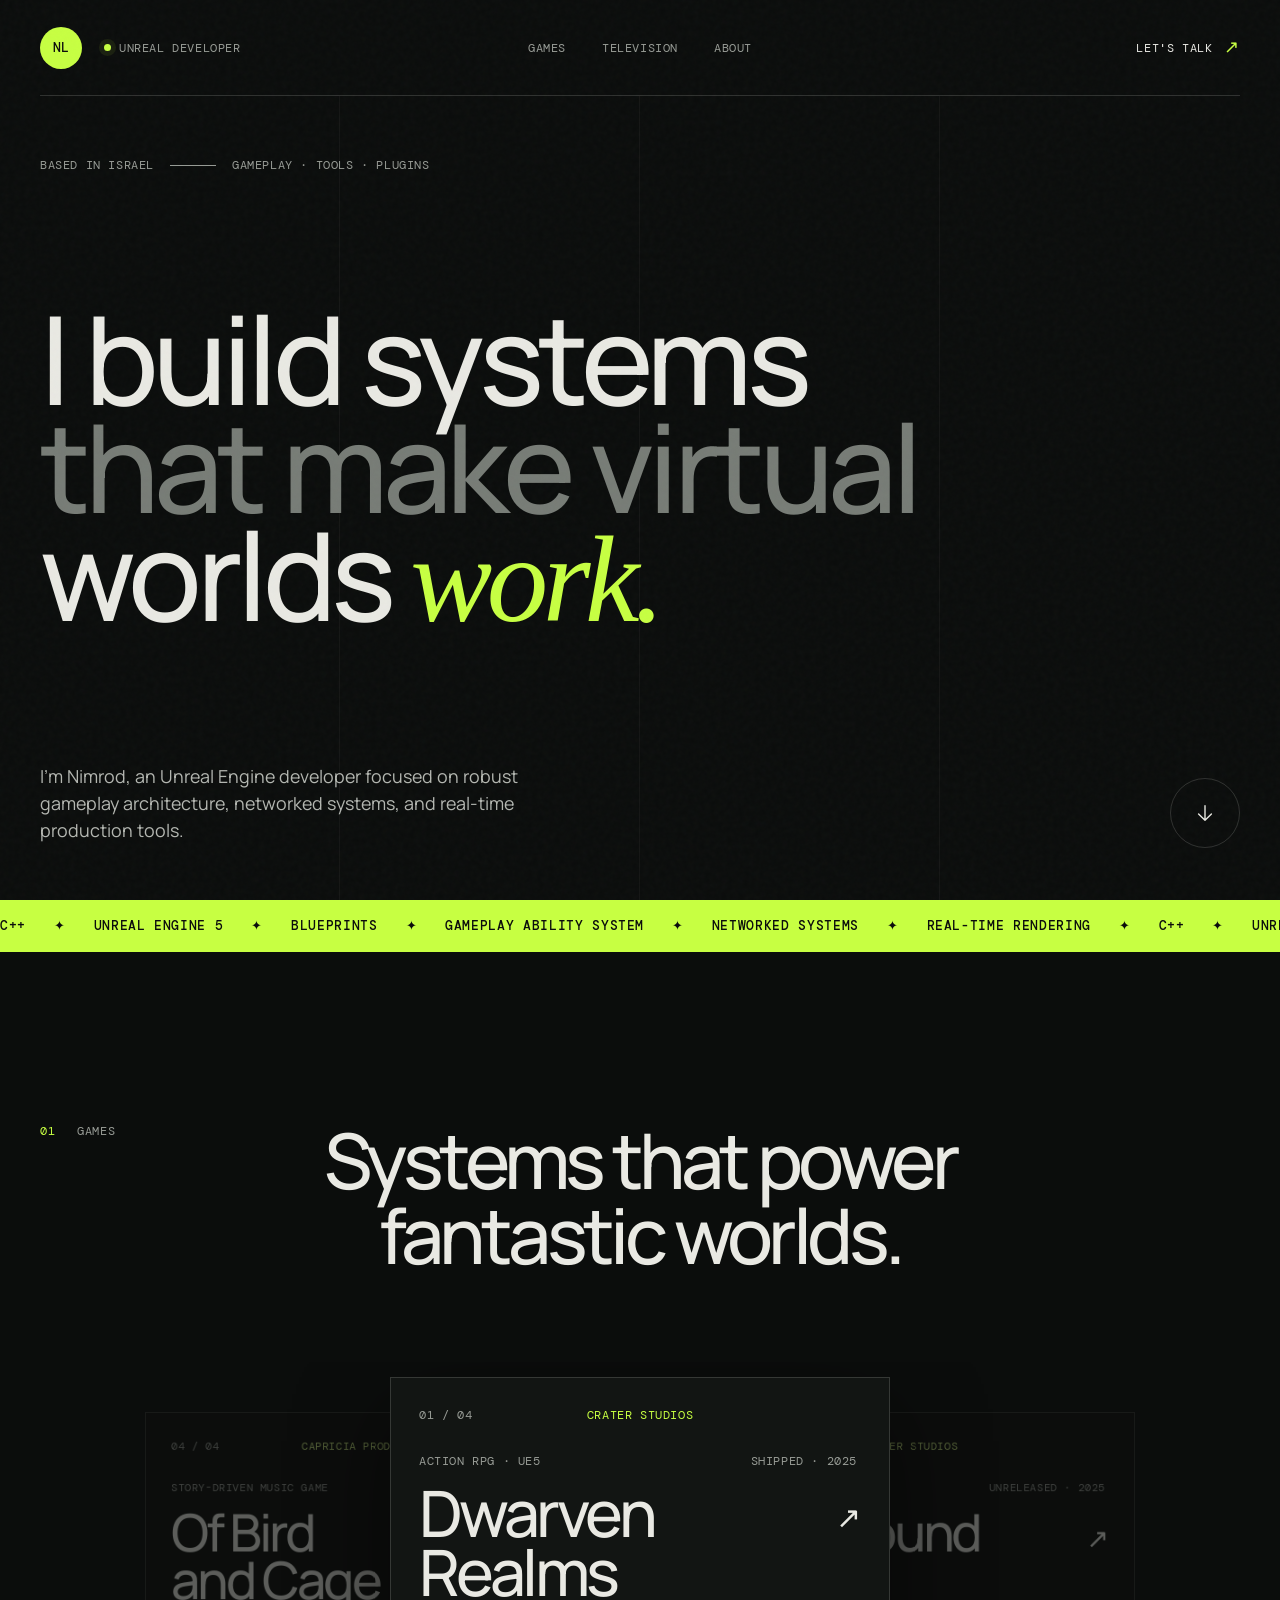
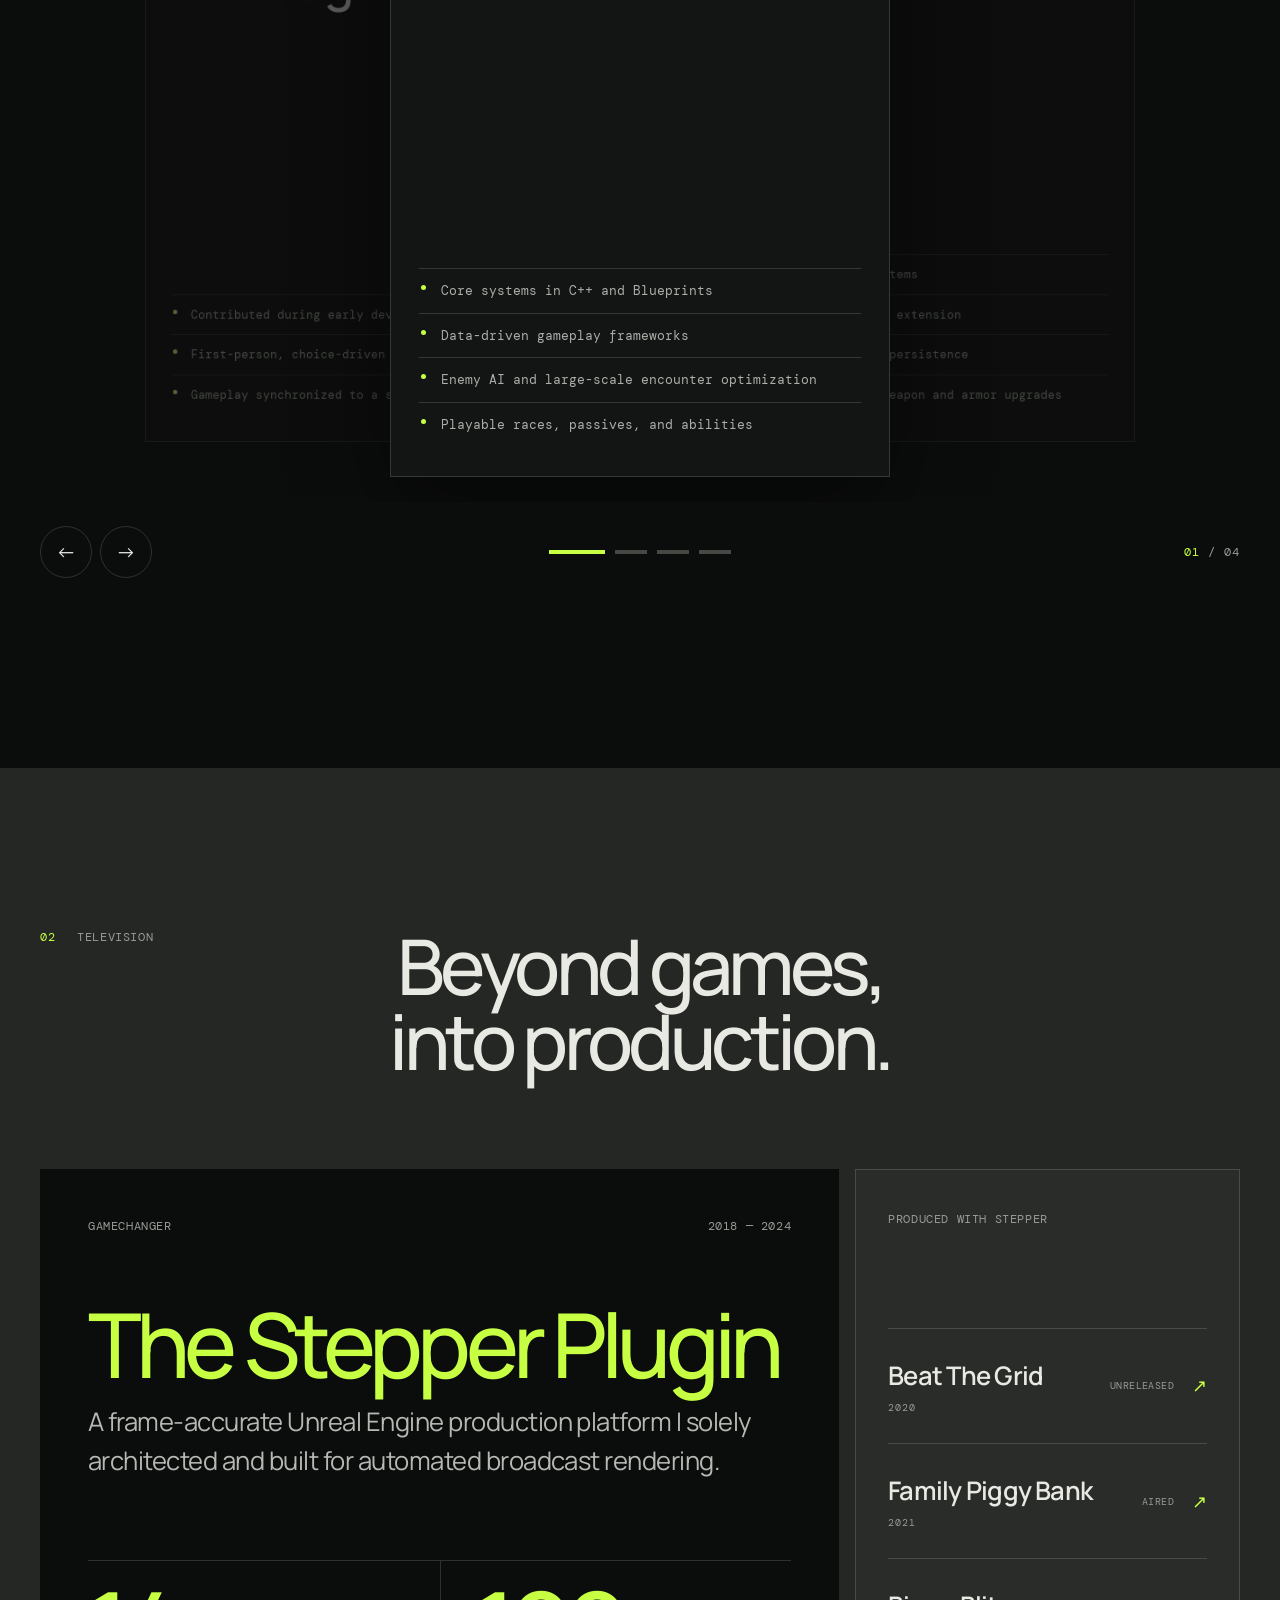
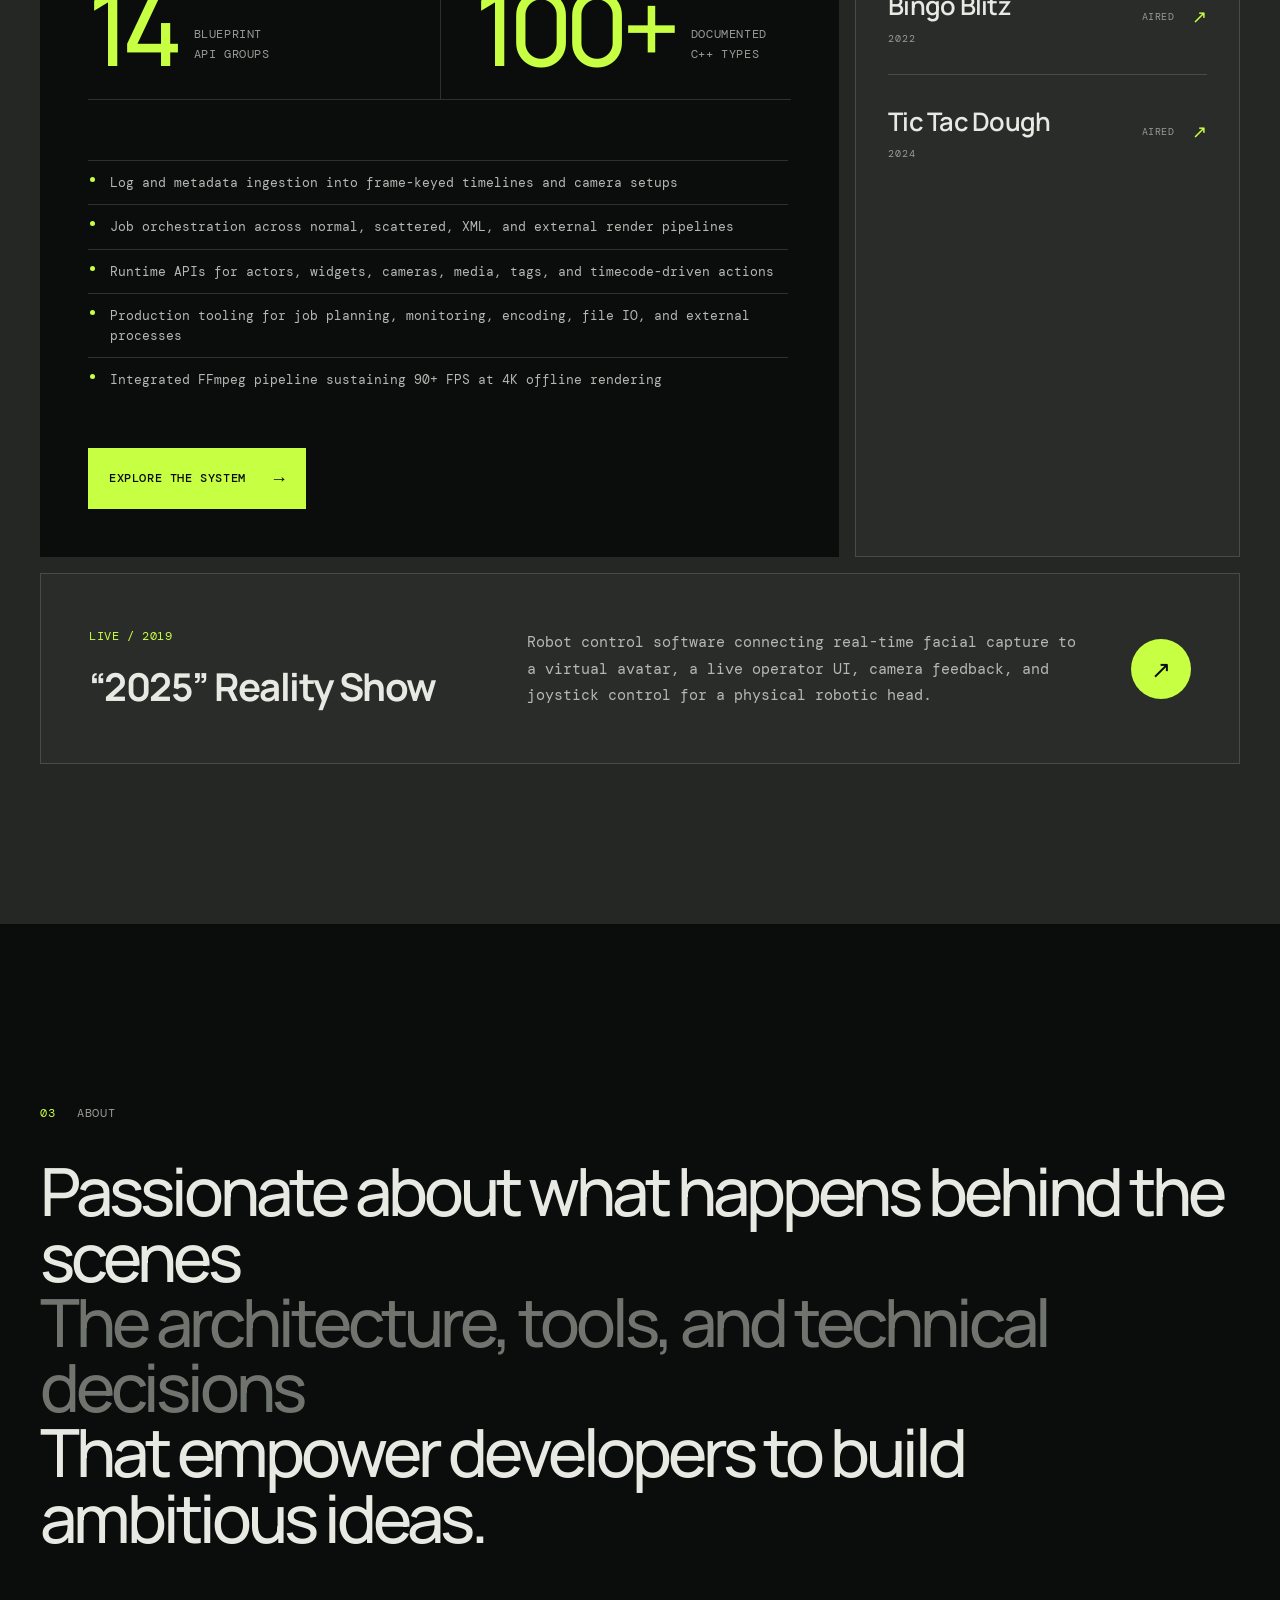
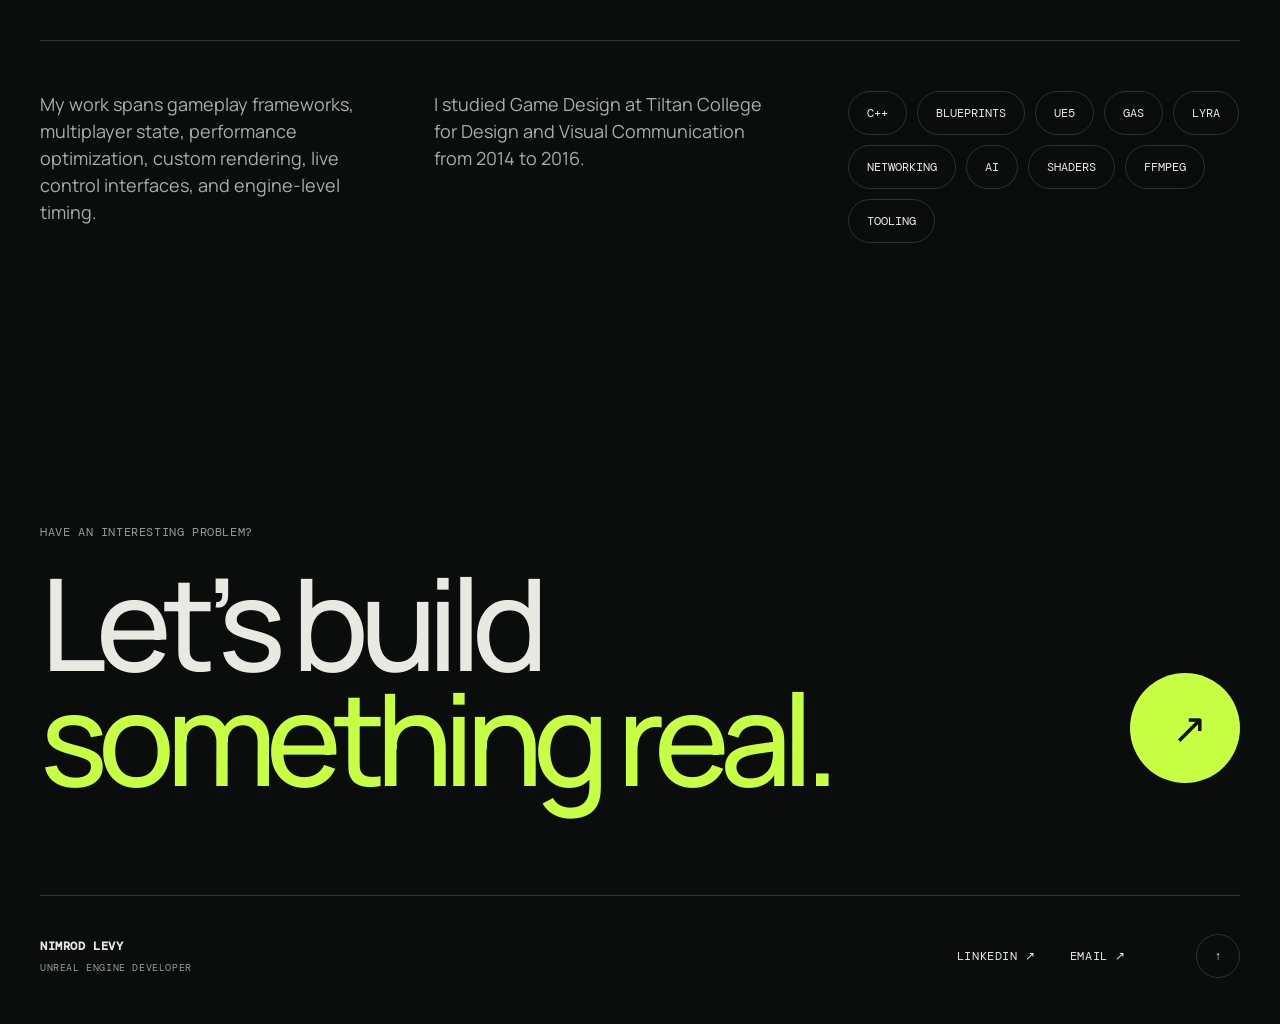
<file: index.html>
<!doctype html>
<html lang="en">
  <head>
    <meta charset="UTF-8" />
    <meta name="viewport" content="width=device-width, initial-scale=1.0" />
    <meta name="theme-color" content="#0b0d0c" />
    <title>Nimrod Levy | Unreal Engine Developer</title>
    <meta
      name="description"
      content="Unreal Engine developer specializing in gameplay systems, tools, plugins, networking, GAS, and real-time production pipelines." />
    <link rel="canonical" href="https://bambi186.github.io/" />

    <meta property="og:type" content="website" />
    <meta property="og:site_name" content="Nimrod Levy" />
    <meta property="og:locale" content="en_US" />
    <meta property="og:url" content="https://bambi186.github.io/" />
    <meta property="og:title" content="Nimrod Levy | Unreal Engine Developer" />
    <meta
      property="og:description"
      content="Unreal Engine developer specializing in gameplay systems, tools, plugins, networking, GAS, and real-time production pipelines." />
    <meta property="og:image" content="https://bambi186.github.io/og-preview-v2.jpg" />
    <meta property="og:image:secure_url" content="https://bambi186.github.io/og-preview-v2.jpg" />
    <meta property="og:image:type" content="image/jpeg" />
    <meta property="og:image:width" content="1200" />
    <meta property="og:image:height" content="630" />
    <meta property="og:image:alt" content="Nimrod Levy Unreal Engine Developer portfolio preview" />

    <meta name="twitter:card" content="summary_large_image" />
    <meta name="twitter:title" content="Nimrod Levy | Unreal Engine Developer" />
    <meta
      name="twitter:description"
      content="Gameplay systems, tools, plugins, networking, GAS, and production pipelines." />
    <meta name="twitter:image" content="https://bambi186.github.io/og-preview-v2.jpg" />
    <meta name="twitter:image:alt" content="Nimrod Levy Unreal Engine Developer portfolio preview" />

    <link rel="icon" href="/favicon.ico" sizes="any" />
    <link rel="icon" href="/favicon.svg" type="image/svg+xml" />
    <link rel="icon" href="/favicon-32x32.png" type="image/png" sizes="32x32" />
    <link rel="apple-touch-icon" href="/apple-touch-icon.png" />
    <link rel="stylesheet" href="styles.css?v=20260614-4" />
    <script src="script.js" defer></script>
  </head>
  <body>
    <div class="noise" aria-hidden="true"></div>

    <header class="site-header">
      <a class="brand" href="#top" aria-label="Nimrod Levy, back to top">
        <span class="brand-mark">NL</span>
        <span class="brand-status"><i></i> Unreal developer</span>
      </a>

      <nav class="desktop-nav" aria-label="Main navigation">
        <a href="#work">Games</a>
        <a href="#experience">Television</a>
        <a href="#about">About</a>
      </nav>

      <a class="contact-link" href="mailto:bambi186@gmail.com">
        Let's talk
        <span aria-hidden="true">↗</span>
      </a>
    </header>

    <main id="top">
      <section class="hero section-shell">
        <div class="hero-eyebrow reveal">
          <span>Based in Israel</span>
          <span class="eyebrow-line"></span>
          <span>Gameplay · Tools · Plugins</span>
        </div>

        <div class="hero-heading">
          <h1 class="reveal">
            I build systems
            <span>that make virtual</span>
            worlds <em>work.</em>
          </h1>
        </div>

        <div class="hero-bottom reveal">
          <p>
            I’m Nimrod, an Unreal Engine developer focused on robust gameplay architecture, networked systems, and
            real-time production tools.
          </p>
          <a class="circle-link" href="#work" aria-label="Explore selected work">
            <svg viewBox="0 0 24 24" aria-hidden="true">
              <path d="M12 4v16M5 13l7 7 7-7" />
            </svg>
          </a>
        </div>

        <div class="hero-grid" aria-hidden="true"><span></span><span></span><span></span><span></span></div>
      </section>

      <section class="ticker" aria-label="Core technologies">
        <div class="ticker-track">
          <span>C++</span><i>✦</i> <span>Unreal Engine 5</span><i>✦</i> <span>Blueprints</span><i>✦</i>
          <span>Gameplay Ability System</span><i>✦</i> <span>Networked Systems</span><i>✦</i>
          <span>Real-time Rendering</span><i>✦</i> <span aria-hidden="true">C++</span><i aria-hidden="true">✦</i>
          <span aria-hidden="true">Unreal Engine 5</span><i aria-hidden="true">✦</i>
          <span aria-hidden="true">Blueprints</span><i aria-hidden="true">✦</i>
          <span aria-hidden="true">Gameplay Ability System</span><i aria-hidden="true">✦</i>
        </div>
      </section>

      <section class="work section-shell" id="work">
        <div class="section-heading reveal">
          <div>
            <span class="section-index">01</span>
            <p>Games</p>
          </div>
          <h2>Systems that power<br />fantastic worlds.</h2>
        </div>

        <div
          class="project-carousel reveal"
          role="region"
          aria-roledescription="carousel"
          aria-label="Selected game development projects"
          tabindex="0">
          <div class="project-viewport">
            <div class="project-list">
              <article class="project-card project-featured" aria-label="Dwarven Realms">
                <a
                  class="project-link"
                  href="https://store.steampowered.com/app/2015240/Dwarven_Realms/"
                  target="_blank"
                  rel="noreferrer"
                  aria-label="View Dwarven Realms on Steam"></a>
                <div class="project-topline">
                  <span class="project-number">01 / 04</span>
                  <span class="project-company">Crater Studios</span>
                </div>
                <div class="project-body">
                  <div class="project-copy">
                    <div class="project-tags">
                      <p class="project-type">Action RPG · UE5</p>
                      <span class="project-state">Shipped · 2025</span>
                    </div>
                    <h3>Dwarven<br />Realms</h3>
                  </div>
                  <ul>
                    <li>Core systems in C++ and Blueprints</li>
                    <li>Data-driven gameplay frameworks</li>
                    <li>Enemy AI and large-scale encounter optimization</li>
                    <li>Playable races, passives, and abilities</li>
                  </ul>
                </div>
                <span class="project-arrow" aria-hidden="true">↗</span>
              </article>

              <article class="project-card" aria-label="Gravebound">
                <a
                  class="project-link"
                  href="https://store.steampowered.com/app/3613050/Gravebound/"
                  target="_blank"
                  rel="noreferrer"
                  aria-label="View Gravebound on Steam"></a>
                <div class="project-topline">
                  <span class="project-number">02 / 04</span>
                  <span class="project-company">Crater Studios</span>
                </div>
                <div class="project-body">
                  <div class="project-copy">
                    <div class="project-tags">
                      <p class="project-type">Extraction shooter · UE5</p>
                      <span class="project-state">Unreleased · 2025</span>
                    </div>
                    <h3>Gravebound</h3>
                  </div>
                  <ul>
                    <li>Networked gameplay systems</li>
                    <li>GAS and Lyra framework extension</li>
                    <li>Server-side inventory persistence</li>
                    <li>Server-authoritative weapon and armor upgrades</li>
                  </ul>
                </div>
                <span class="project-arrow" aria-hidden="true">↗</span>
              </article>

              <article class="project-card" aria-label="Divided Moon">
                <a
                  class="project-link"
                  href="https://www.dividedmoon.com/"
                  target="_blank"
                  rel="noreferrer"
                  aria-label="Visit the Divided Moon website"></a>
                <div class="project-topline">
                  <span class="project-number">03 / 04</span>
                  <span class="project-company">Yashinski Studio</span>
                </div>
                <div class="project-body">
                  <div class="project-copy">
                    <div class="project-tags">
                      <p class="project-type">Mobile game · UE4</p>
                      <span class="project-state">Unreleased · 2019</span>
                    </div>
                    <h3>Divided<br />Moon</h3>
                  </div>
                  <ul>
                    <li>Sole developer for all gameplay and engine systems</li>
                    <li>Custom in-engine shaders and visual effects</li>
                    <li>Player-controlled terrain manipulation physics</li>
                  </ul>
                </div>
                <span class="project-arrow" aria-hidden="true">↗</span>
              </article>

              <article class="project-card" aria-label="Of Bird and Cage">
                <a
                  class="project-link"
                  href="https://store.steampowered.com/app/523770/Of_Bird_and_Cage/"
                  target="_blank"
                  rel="noreferrer"
                  aria-label="View Of Bird and Cage on Steam"></a>
                <div class="project-topline">
                  <span class="project-number">04 / 04</span>
                  <span class="project-company">Capricia Productions</span>
                </div>
                <div class="project-body">
                  <div class="project-copy">
                    <div class="project-tags">
                      <p class="project-type">Story-driven music game</p>
                      <span class="project-state">Shipped · 2021</span>
                    </div>
                    <h3>Of Bird<br />and Cage</h3>
                  </div>
                  <ul>
                    <li>Contributed during early development in 2017</li>
                    <li>First-person, choice-driven narrative</li>
                    <li>Gameplay synchronized to a symphonic metal album</li>
                  </ul>
                </div>
                <span class="project-arrow" aria-hidden="true">↗</span>
              </article>
            </div>
          </div>

          <div class="carousel-controls">
            <div class="carousel-buttons">
              <button class="carousel-button carousel-prev" type="button" aria-label="Previous project">←</button>
              <button class="carousel-button carousel-next" type="button" aria-label="Next project">→</button>
            </div>

            <div class="carousel-dots" aria-label="Choose a project">
              <button
                class="carousel-dot is-active"
                type="button"
                aria-label="Show Dwarven Realms"
                aria-pressed="true"></button>
              <button class="carousel-dot" type="button" aria-label="Show Gravebound" aria-pressed="false"></button>
              <button class="carousel-dot" type="button" aria-label="Show Divided Moon" aria-pressed="false"></button>
              <button
                class="carousel-dot"
                type="button"
                aria-label="Show Of Bird and Cage"
                aria-pressed="false"></button>
            </div>

            <p class="carousel-status" aria-live="polite"><span>01</span> / 04</p>
          </div>
        </div>
      </section>

      <section class="experience section-shell" id="experience">
        <div class="section-heading section-heading-light reveal">
          <div>
            <span class="section-index">02</span>
            <p>Television</p>
          </div>
          <h2>Beyond games,<br />into production.</h2>
        </div>

        <div class="experience-grid">
          <article class="experience-main reveal">
            <div class="experience-meta">
              <span>Gamechanger</span>
              <span>2018 — 2024</span>
            </div>
            <h3>The Stepper Plugin</h3>
            <p class="experience-lede">
              A frame-accurate Unreal Engine production platform I solely architected and built for automated broadcast
              rendering.
            </p>
            <div class="api-metrics" aria-label="Documented Stepper API surface">
              <div>
                <strong>14</strong>
                <span>Blueprint<br />API groups</span>
              </div>
              <div>
                <strong>100+</strong>
                <span>documented<br />C++ types</span>
              </div>
            </div>
            <ul class="experience-details">
              <li>Log and metadata ingestion into frame-keyed timelines and camera setups</li>
              <li>Job orchestration across normal, scattered, XML, and external render pipelines</li>
              <li>Runtime APIs for actors, widgets, cameras, media, tags, and timecode-driven actions</li>
              <li>Production tooling for job planning, monitoring, encoding, file IO, and external processes</li>
              <li>Integrated FFmpeg pipeline sustaining 90+ FPS at 4K offline rendering</li>
            </ul>
            <a class="experience-cta" href="stepper.html">
              Explore the system
              <span aria-hidden="true">→</span>
            </a>
          </article>

          <aside class="shows-panel reveal">
            <p class="panel-label">Produced with Stepper</p>
            <a href="https://www.armozaformats.com/formats/game_shows/beat_the_grid" target="_blank" rel="noreferrer">
              <span class="show-title">
                <span>Beat The Grid</span>
                <time datetime="2020">2020</time>
              </span>
              <small>Unreleased</small>
              <i>↗</i>
            </a>
            <a href="https://www.formatbiz.it/dettNews.aspx?id=9188" target="_blank" rel="noreferrer">
              <span class="show-title">
                <span>Family Piggy Bank</span>
                <time datetime="2021">2021</time>
              </span>
              <small>Aired</small>
              <i>↗</i>
            </a>
            <a
              href="https://www.linkedin.com/posts/playtika_bingo-blitz-game-show-playtika-activity-7086698917567852544-J4Rb"
              target="_blank"
              rel="noreferrer">
              <span class="show-title">
                <span>Bingo Blitz</span>
                <time datetime="2022">2022</time>
              </span>
              <small>Aired</small>
              <i>↗</i>
            </a>
            <a href="https://www.gameshownetwork.com/tic-tac-dough" target="_blank" rel="noreferrer">
              <span class="show-title">
                <span>Tic Tac Dough</span>
                <time datetime="2024">2024</time>
              </span>
              <small>Aired</small>
              <i>↗</i>
            </a>
          </aside>
        </div>

        <article class="robot-project reveal">
          <div>
            <span class="section-index">LIVE / 2019</span>
            <h3>“2025” Reality Show</h3>
          </div>
          <p>
            Robot control software connecting real-time facial capture to a virtual avatar, a live operator UI, camera
            feedback, and joystick control for a physical robotic head.
          </p>
          <a href="https://www.mako.co.il/mako-vod-keshet/2025"
            target="_blank"
            rel="noreferrer"
            aria-label="View 2025 on Keshet International"
            >↗</a
          >
        </article>
      </section>

      <section class="about section-shell" id="about">
        <div class="section-heading about-heading reveal">
          <div>
            <span class="section-index">03</span>
            <p class="about-label">About</p>
          </div>
          <h2>
            <span class="about-line about-line-primary"> Passionate about what happens behind the scenes </span>
            <span class="about-line about-line-muted"> The architecture, tools, and technical decisions </span>
            <span class="about-line about-line-primary"> That empower developers to build ambitious ideas. </span>
          </h2>
        </div>

        <div class="about-support">
          <div class="about-columns reveal">
            <p>
              My work spans gameplay frameworks, multiplayer state, performance optimization, custom rendering, live
              control interfaces, and engine-level timing.
            </p>
            <p>I studied Game Design at Tiltan College for Design and Visual Communication from 2014 to 2016.</p>
          </div>
          <div class="skill-cloud reveal" aria-label="Areas of expertise">
            <span>C++</span>
            <span>Blueprints</span>
            <span>UE5</span>
            <span>GAS</span>
            <span>Lyra</span>
            <span>Networking</span>
            <span>AI</span>
            <span>Shaders</span>
            <span>FFmpeg</span>
            <span>Tooling</span>
          </div>
        </div>
      </section>

      <section class="contact section-shell">
        <span class="contact-kicker reveal">Have an interesting problem?</span>
        <a class="contact-cta reveal" href="mailto:bambi186@gmail.com">
          <span>Let’s build</span>
          <span>something real.</span>
          <i aria-hidden="true">↗</i>
        </a>

        <footer>
          <div>
            <strong>Nimrod Levy</strong>
            <span>Unreal Engine Developer</span>
          </div>
          <div class="footer-links">
            <a href="https://www.linkedin.com/in/nimrod-levy" target="_blank" rel="noreferrer">LinkedIn ↗</a>
            <a href="mailto:bambi186@gmail.com">Email ↗</a>
          </div>
          <button class="back-to-top" type="button" aria-label="Back to top">↑</button>
        </footer>
      </section>
    </main>
    <!-- Cloudflare Web Analytics -->
    <script
      defer
      src="https://static.cloudflareinsights.com/beacon.min.js"
      data-cf-beacon='{"token":"5cefeb66b9b249859b3fe91798adfe4b"}'
    ></script>
    <!-- End Cloudflare Web Analytics -->
  </body>
</html>
</file>
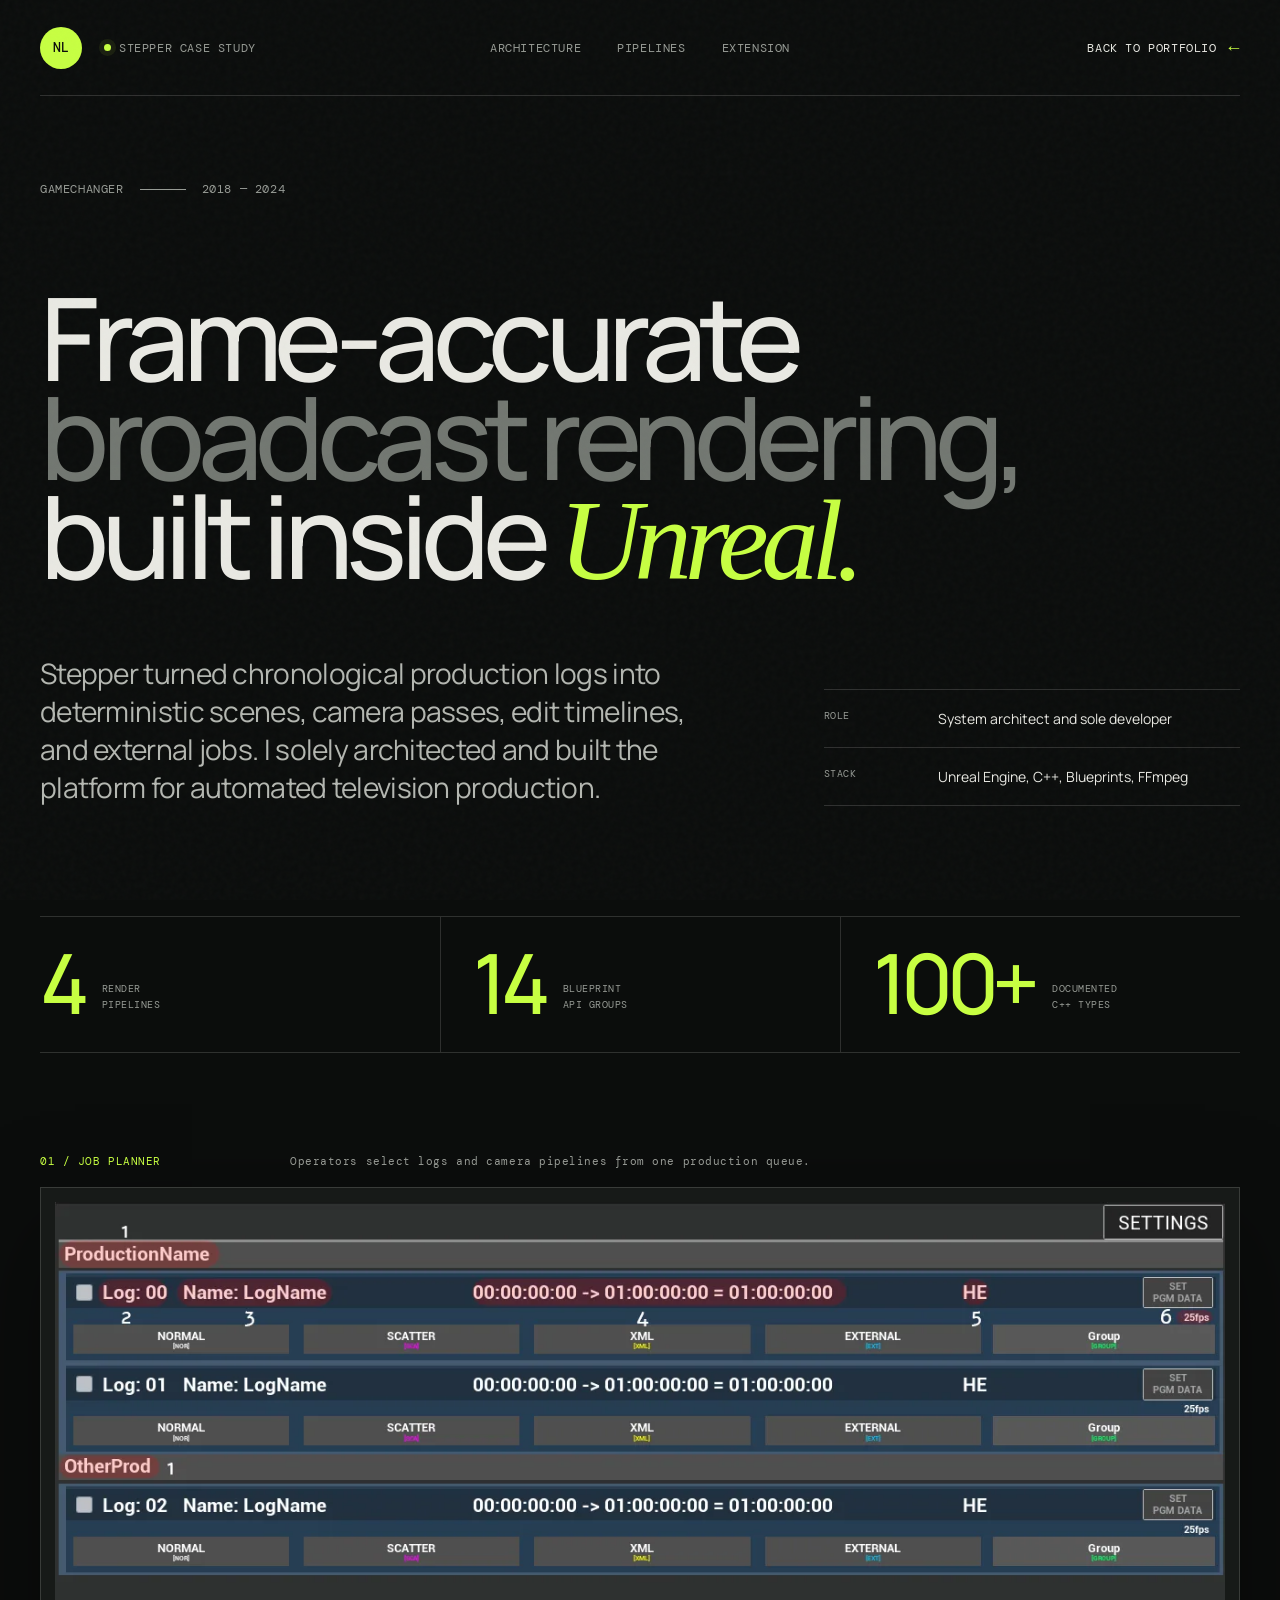
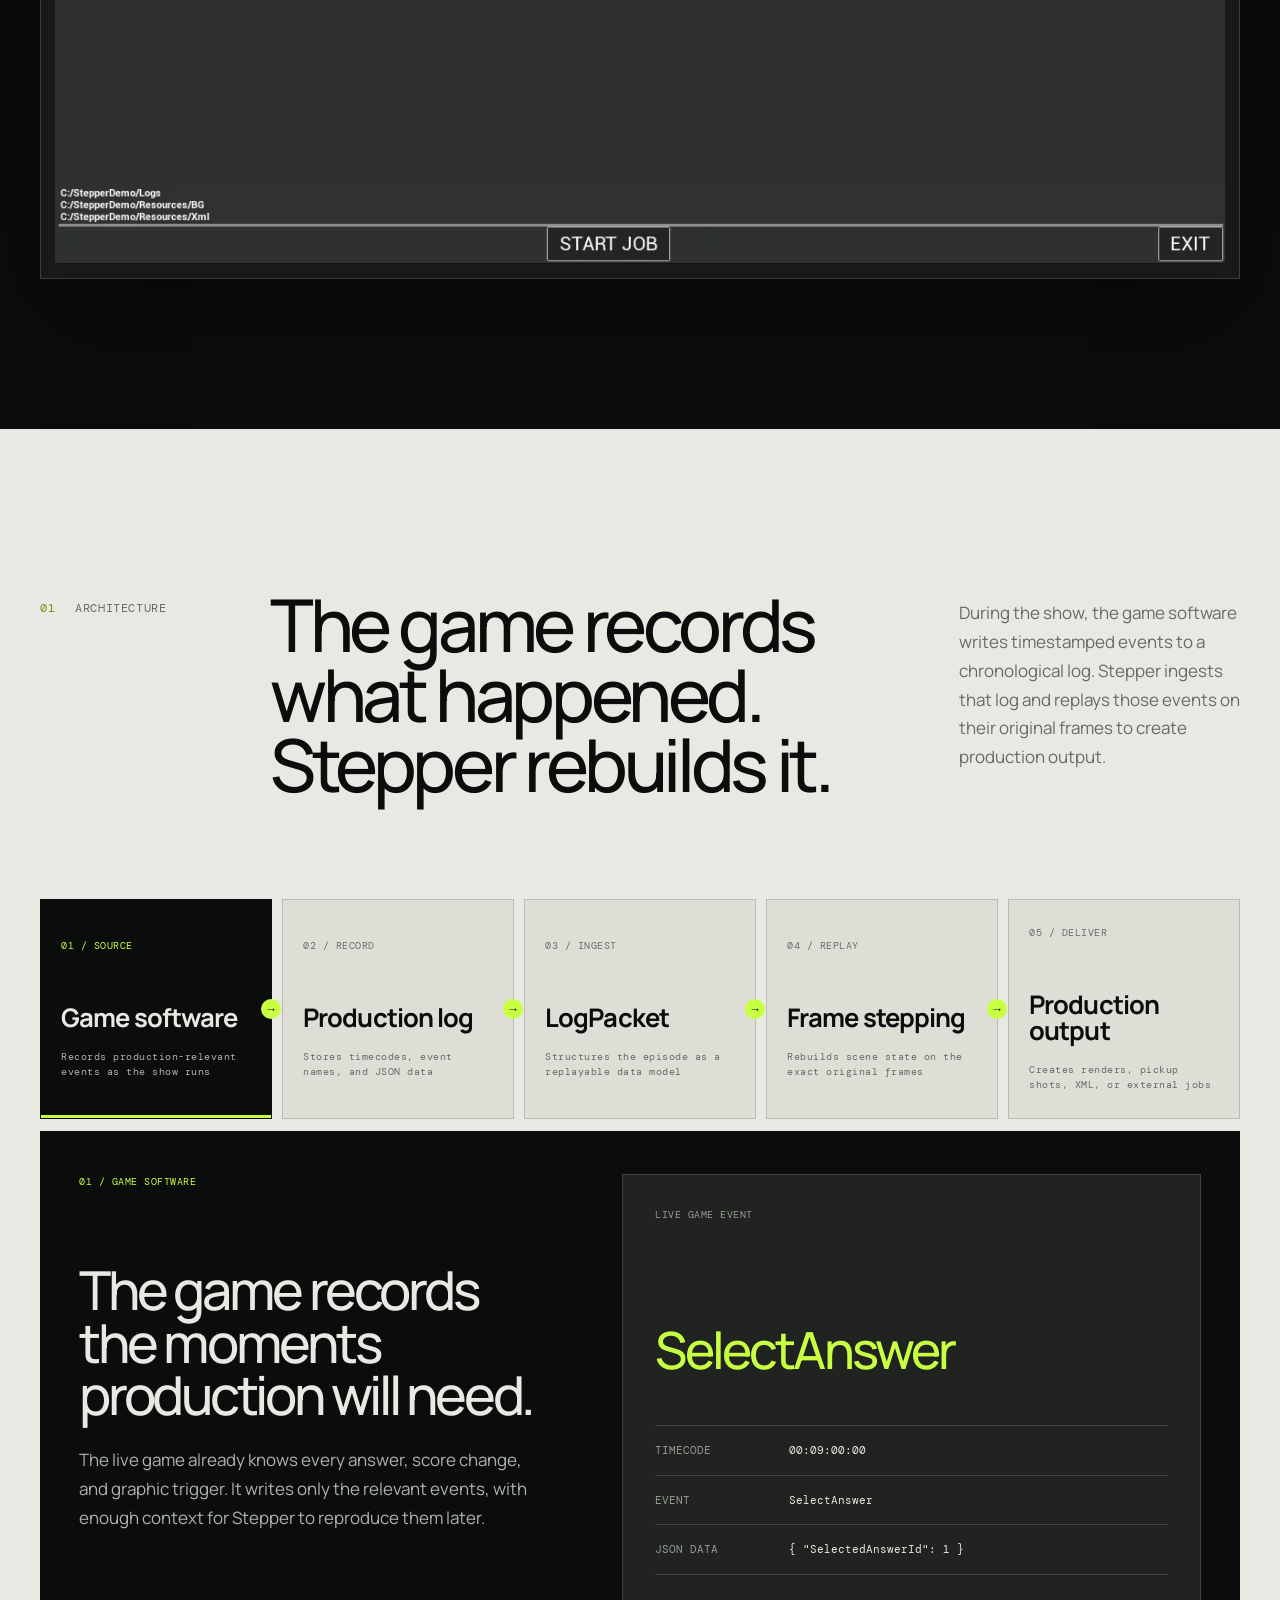
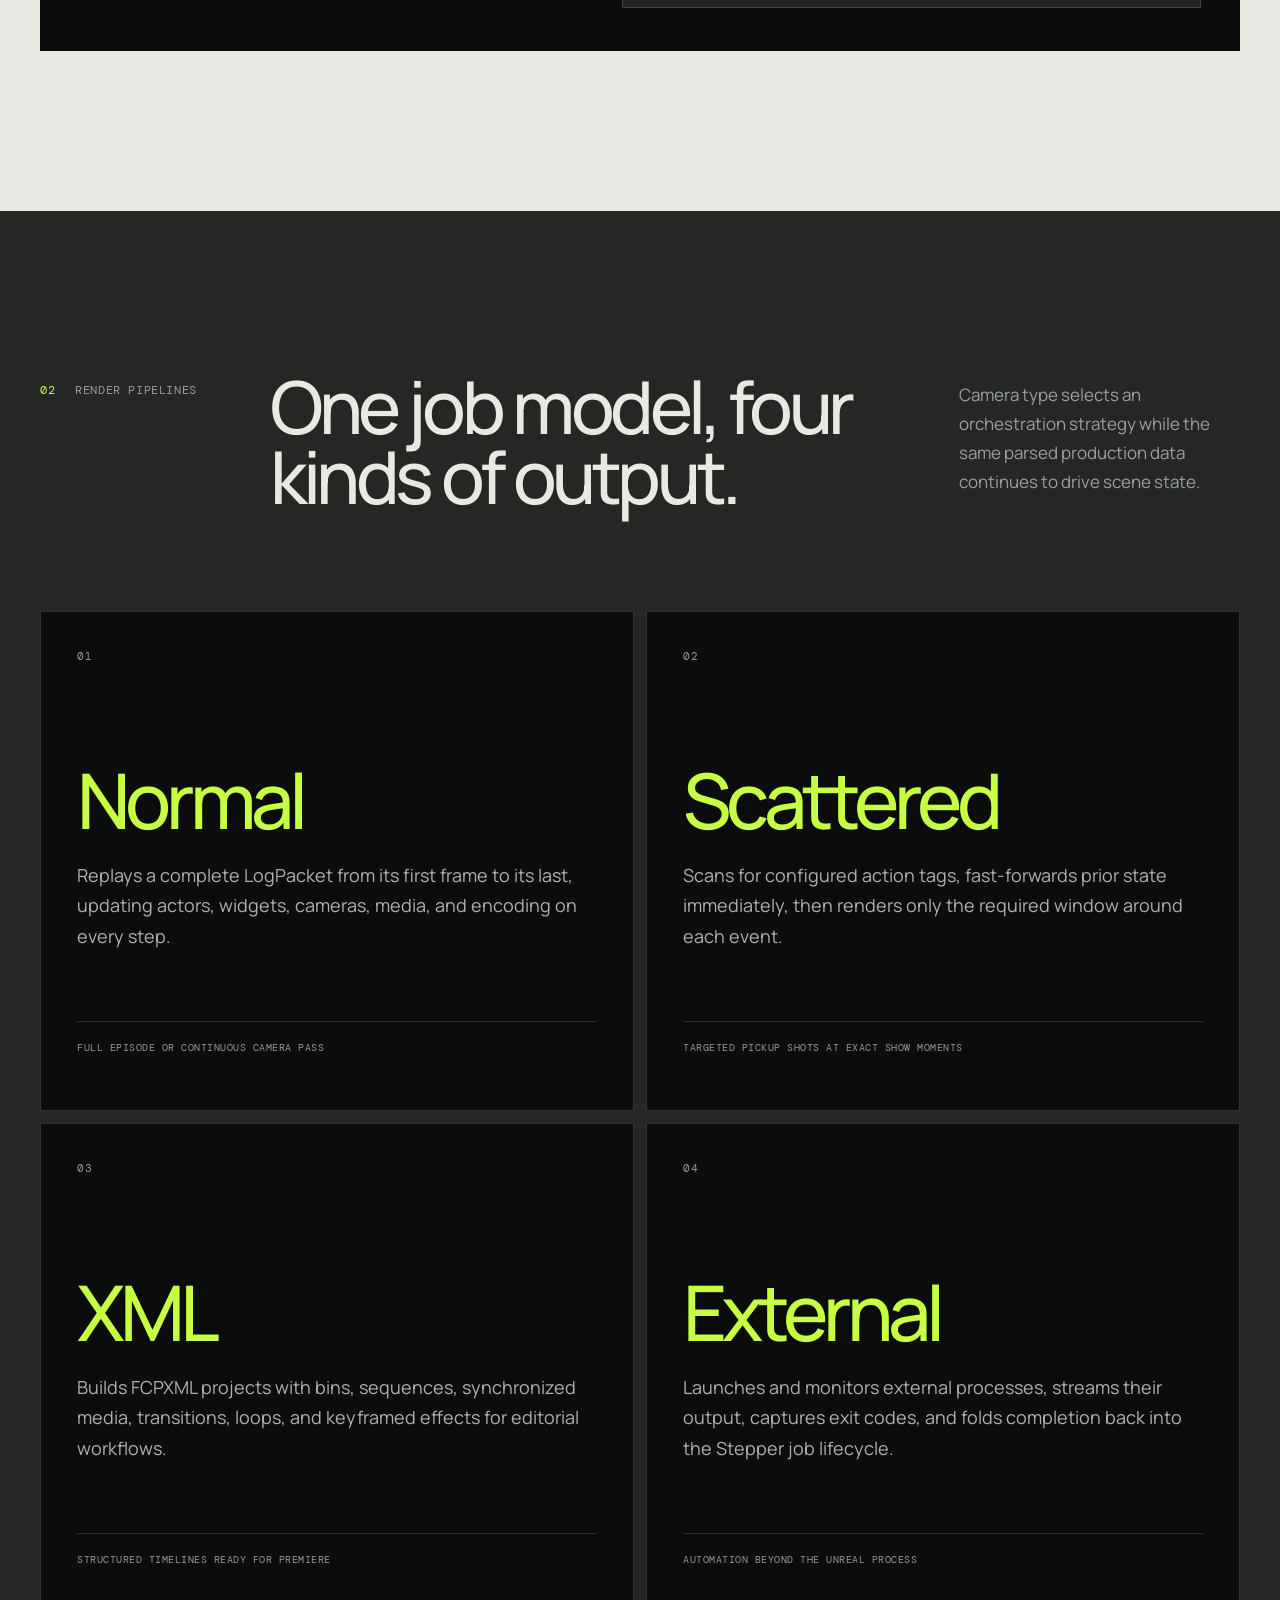
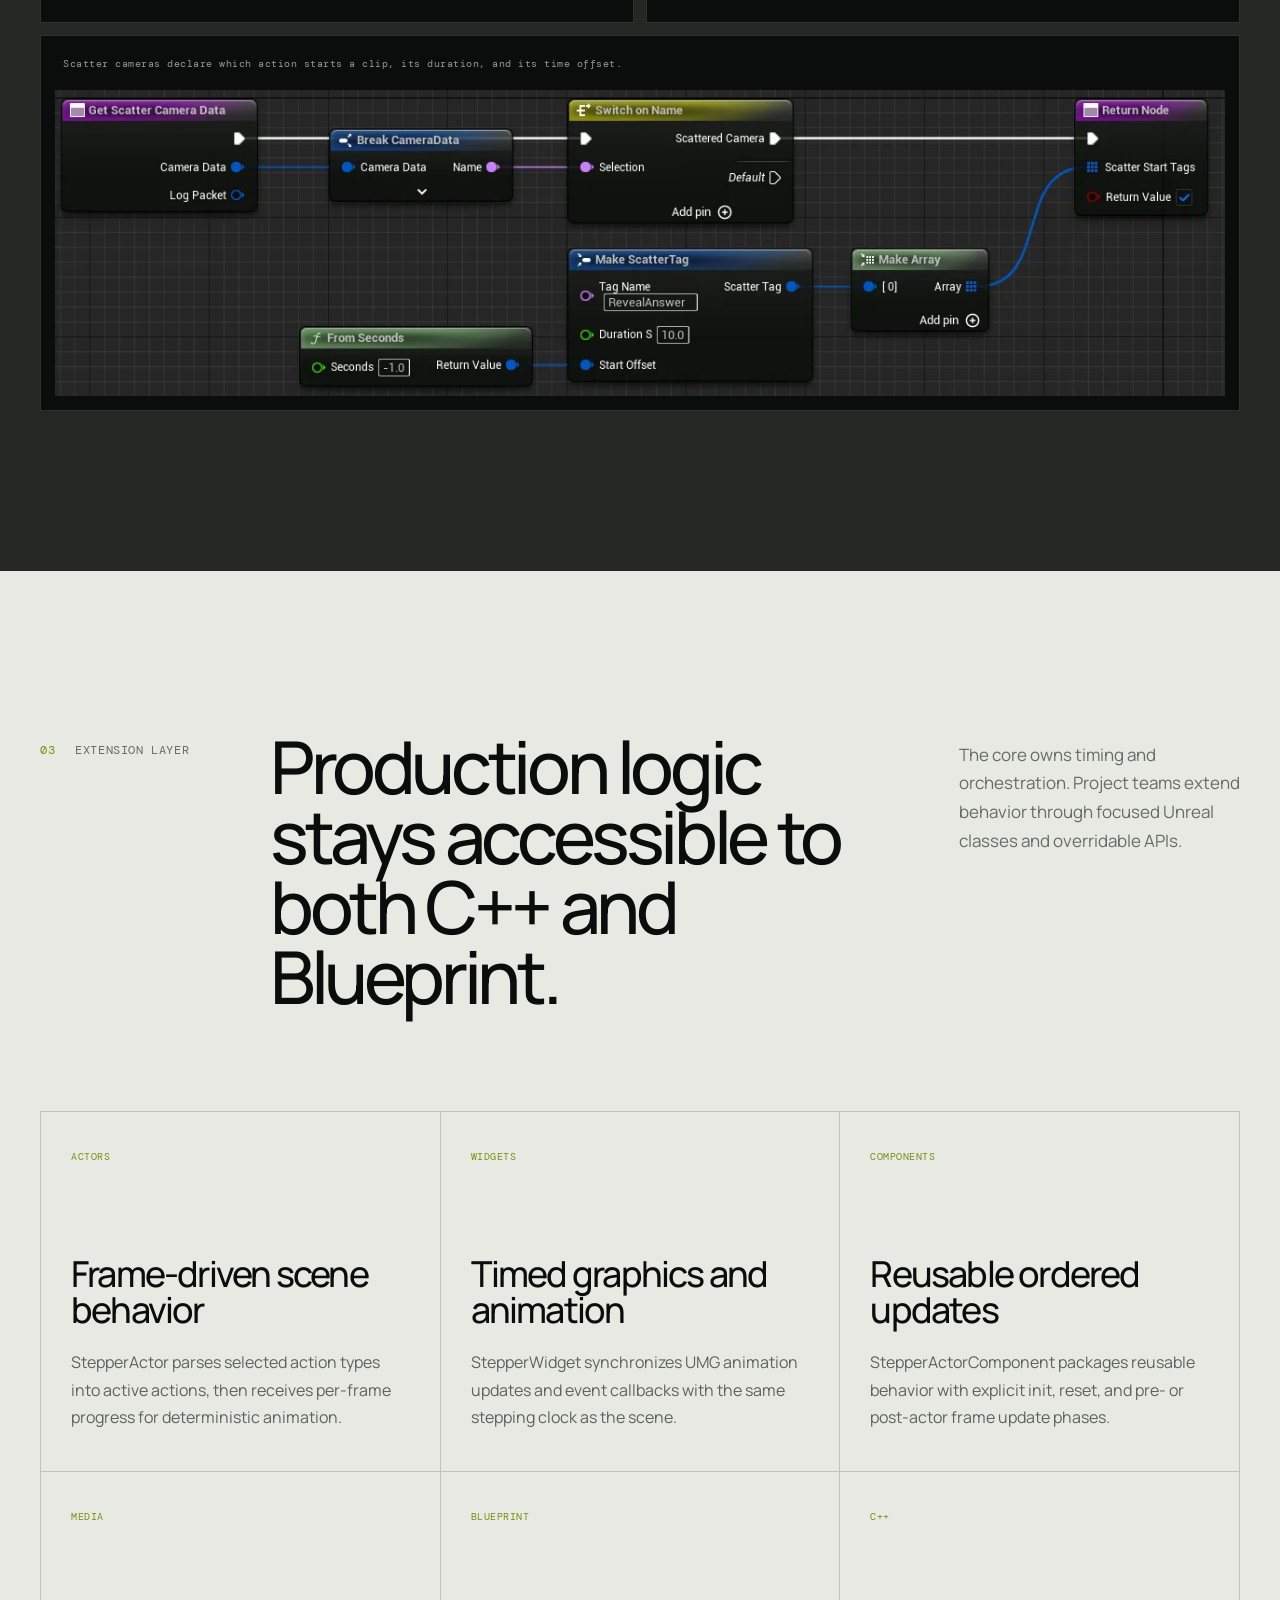
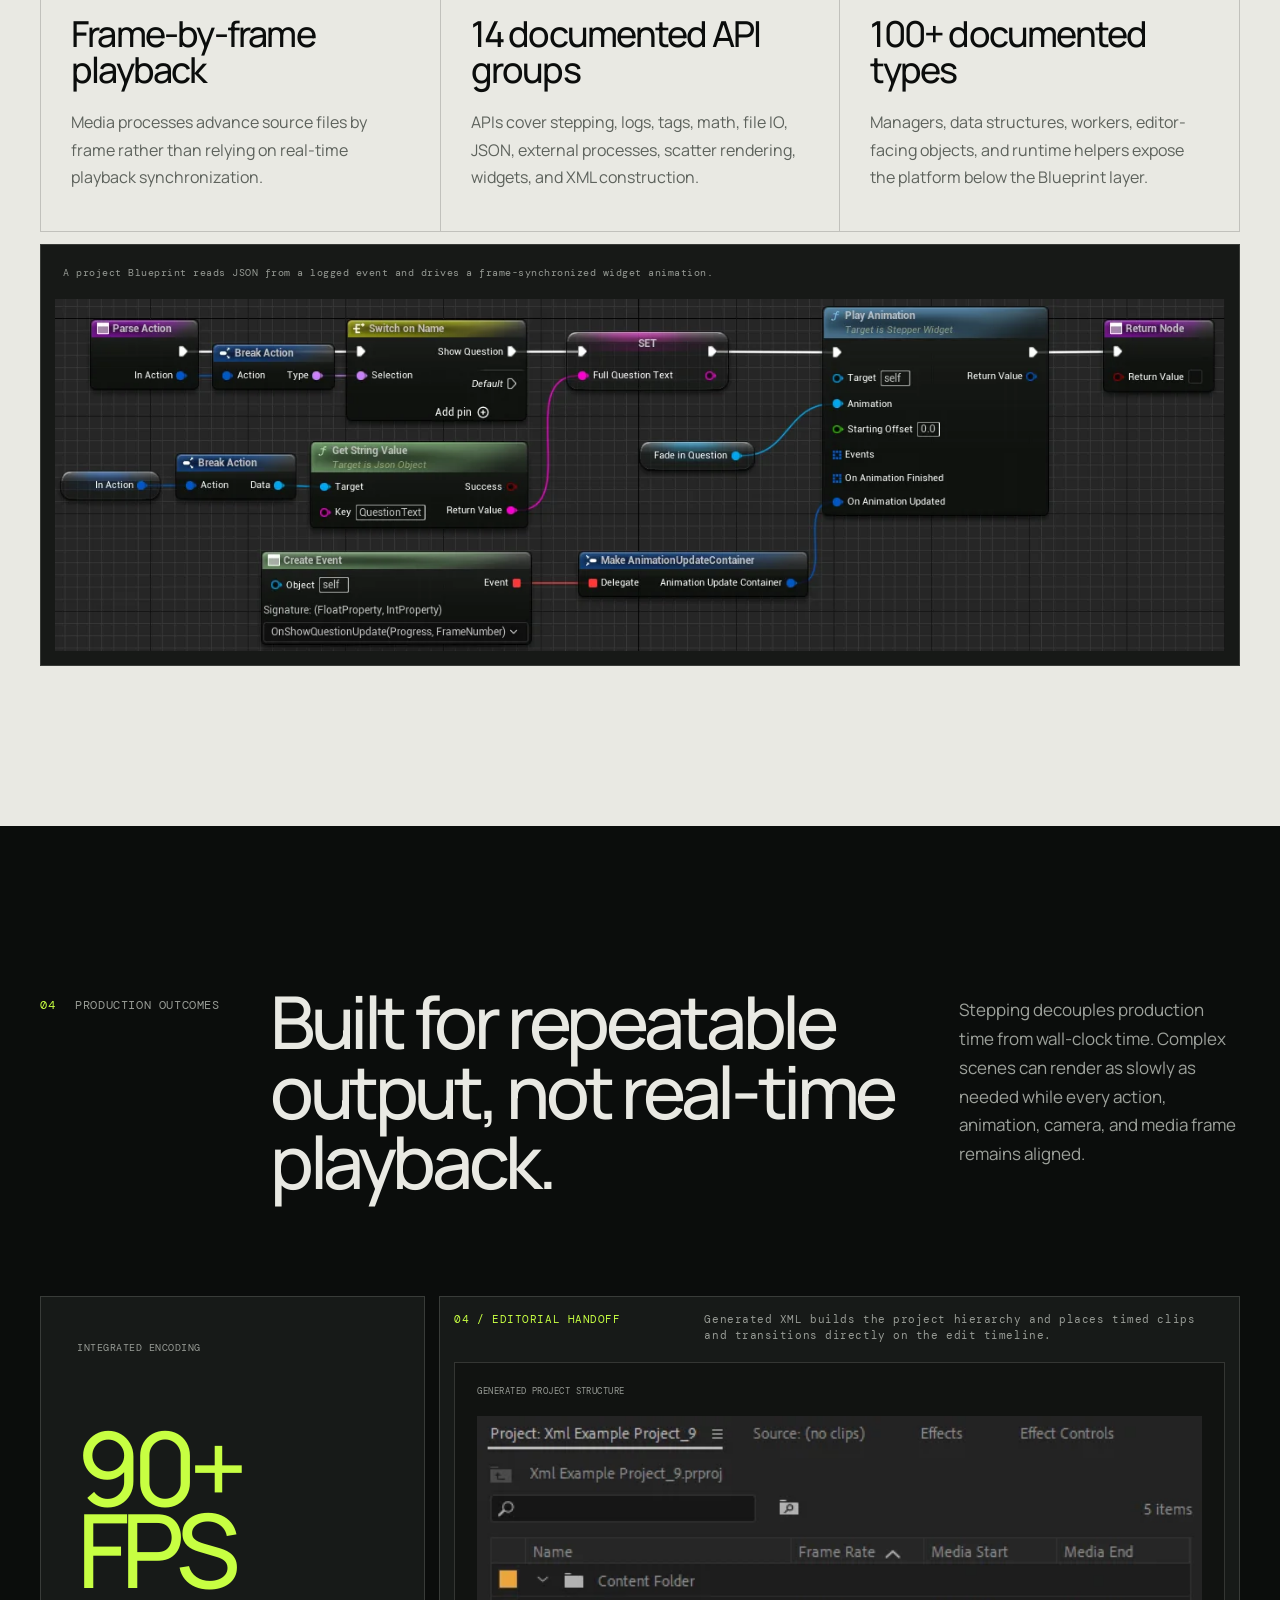
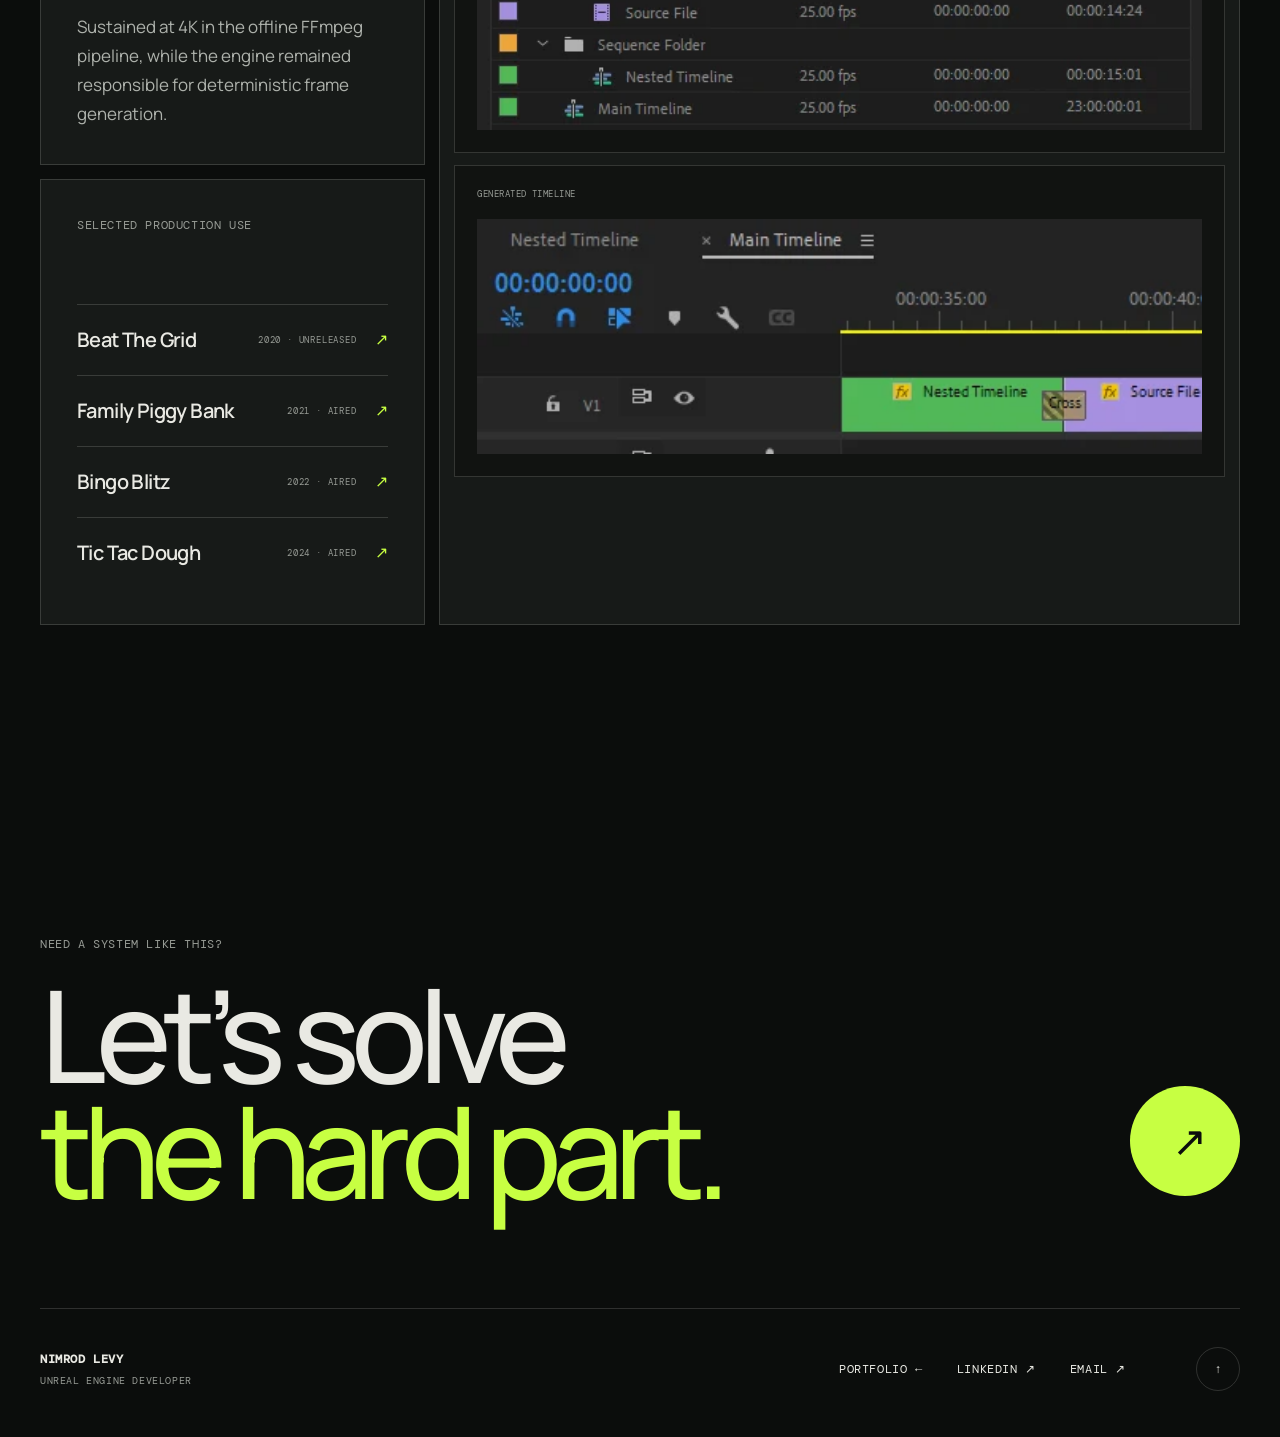
<file: stepper.html>
<!doctype html>
<html lang="en">
  <head>
    <meta charset="UTF-8" />
    <meta name="viewport" content="width=device-width, initial-scale=1.0" />
    <meta
      name="description"
      content="A distilled technical case study of Stepper, a frame-accurate Unreal Engine platform for automated broadcast rendering."
    />
    <meta name="theme-color" content="#0b0d0c" />
    <title>Stepper Case Study | Nimrod Levy</title>
    <link rel="canonical" href="https://bambi186.github.io/stepper.html" />

    <meta property="og:type" content="article" />
    <meta property="og:site_name" content="Nimrod Levy" />
    <meta property="og:locale" content="en_US" />
    <meta property="og:url" content="https://bambi186.github.io/stepper.html" />
    <meta property="og:title" content="Stepper Case Study | Nimrod Levy" />
    <meta
      property="og:description"
      content="A frame-accurate Unreal Engine platform for automated broadcast rendering, built from chronological production logs."
    />
    <meta property="og:image" content="https://bambi186.github.io/og-preview-v2.jpg" />
    <meta property="og:image:secure_url" content="https://bambi186.github.io/og-preview-v2.jpg" />
    <meta property="og:image:type" content="image/jpeg" />
    <meta property="og:image:width" content="1200" />
    <meta property="og:image:height" content="630" />
    <meta property="og:image:alt" content="Nimrod Levy Unreal Engine Developer portfolio preview" />

    <meta name="twitter:card" content="summary_large_image" />
    <meta name="twitter:title" content="Stepper Case Study | Nimrod Levy" />
    <meta
      name="twitter:description"
      content="A frame-accurate Unreal Engine platform for automated broadcast rendering."
    />
    <meta name="twitter:image" content="https://bambi186.github.io/og-preview-v2.jpg" />
    <meta name="twitter:image:alt" content="Nimrod Levy Unreal Engine Developer portfolio preview" />

    <link rel="icon" href="/favicon.ico" sizes="any" />
    <link rel="icon" href="/favicon.svg" type="image/svg+xml" />
    <link rel="icon" href="/favicon-32x32.png" type="image/png" sizes="32x32" />
    <link rel="apple-touch-icon" href="/apple-touch-icon.png" />
    <link rel="stylesheet" href="styles.css?v=20260614-4" />
    <link rel="stylesheet" href="stepper.css?v=20260614-1" />
    <script src="script.js" defer></script>
  </head>
  <body class="stepper-page">
    <div class="noise" aria-hidden="true"></div>

    <header class="site-header case-header">
      <a class="brand" href="index.html" aria-label="Nimrod Levy portfolio">
        <span class="brand-mark">NL</span>
        <span class="brand-status"><i></i> Stepper case study</span>
      </a>

      <nav class="desktop-nav" aria-label="Case study navigation">
        <a href="#architecture">Architecture</a>
        <a href="#pipelines">Pipelines</a>
        <a href="#extension">Extension</a>
      </nav>

      <a class="contact-link" href="index.html#experience">
        Back to portfolio
        <span aria-hidden="true">←</span>
      </a>
    </header>

    <main id="top">
      <section class="case-hero section-shell">
        <div class="case-hero-copy">
          <div class="case-eyebrow reveal">
            <span>Gamechanger</span>
            <span class="eyebrow-line"></span>
            <span>2018 — 2024</span>
          </div>

          <h1 class="reveal">
            Frame-accurate
            <span>broadcast rendering,</span>
            built inside <em>Unreal.</em>
          </h1>

          <div class="case-intro reveal">
            <p>
              Stepper turned chronological production logs into deterministic
              scenes, camera passes, edit timelines, and external jobs. I
              solely architected and built the platform for automated
              television production.
            </p>
            <dl class="case-facts">
              <div>
                <dt>Role</dt>
                <dd>System architect and sole developer</dd>
              </div>
              <div>
                <dt>Stack</dt>
                <dd>Unreal Engine, C++, Blueprints, FFmpeg</dd>
              </div>
            </dl>
          </div>
        </div>

        <div class="case-metrics reveal" aria-label="Stepper system metrics">
          <div>
            <strong>4</strong>
            <span>render<br />pipelines</span>
          </div>
          <div>
            <strong>14</strong>
            <span>Blueprint<br />API groups</span>
          </div>
          <div>
            <strong>100+</strong>
            <span>documented<br />C++ types</span>
          </div>
        </div>

        <figure class="hero-visual reveal">
          <figcaption>
            <span>01 / Job Planner</span>
            Operators select logs and camera pipelines from one production
            queue.
          </figcaption>
          <div class="visual-frame">
            <img
              src="assets/stepper/job-planner.webp"
              width="1280"
              height="724"
              alt="Stepper Job Planner showing production logs and Normal, Scatter, XML, and External camera actions"
            />
          </div>
        </figure>
      </section>

      <section class="case-section architecture-section" id="architecture">
        <div class="section-shell">
          <div class="case-heading reveal">
            <div>
              <span class="section-index">01</span>
              <p>Architecture</p>
            </div>
            <h2>The game records what happened. Stepper rebuilds it.</h2>
            <p class="case-heading-copy">
              During the show, the game software writes timestamped events to
              a chronological log. Stepper ingests that log and replays those
              events on their original frames to create production output.
            </p>
          </div>

          <div class="architecture-explorer reveal" data-architecture-explorer>
            <div
              class="architecture-tabs"
              role="tablist"
              aria-label="Explore the Stepper data flow"
            >
              <button
                class="architecture-tab"
                id="architecture-tab-source"
                type="button"
                role="tab"
                aria-label="Source: Game software"
                aria-selected="true"
                aria-controls="architecture-panel-source"
                data-architecture-tab
              >
                <span>01 / Source</span>
                <strong>Game software</strong>
                <small>Records production-relevant events as the show runs</small>
                <i aria-hidden="true"></i>
              </button>
              <button
                class="architecture-tab"
                id="architecture-tab-log"
                type="button"
                role="tab"
                aria-label="Record: Production log"
                aria-selected="false"
                aria-controls="architecture-panel-log"
                tabindex="-1"
                data-architecture-tab
              >
                <span>02 / Record</span>
                <strong>Production log</strong>
                <small>Stores timecodes, event names, and JSON data</small>
                <i aria-hidden="true"></i>
              </button>
              <button
                class="architecture-tab"
                id="architecture-tab-packet"
                type="button"
                role="tab"
                aria-label="Ingest: LogPacket"
                aria-selected="false"
                aria-controls="architecture-panel-packet"
                tabindex="-1"
                data-architecture-tab
              >
                <span>03 / Ingest</span>
                <strong>LogPacket</strong>
                <small>Structures the episode as a replayable data model</small>
                <i aria-hidden="true"></i>
              </button>
              <button
                class="architecture-tab"
                id="architecture-tab-replay"
                type="button"
                role="tab"
                aria-label="Replay: Frame stepping"
                aria-selected="false"
                aria-controls="architecture-panel-replay"
                tabindex="-1"
                data-architecture-tab
              >
                <span>04 / Replay</span>
                <strong>Frame stepping</strong>
                <small>Rebuilds scene state on the exact original frames</small>
                <i aria-hidden="true"></i>
              </button>
              <button
                class="architecture-tab"
                id="architecture-tab-output"
                type="button"
                role="tab"
                aria-label="Deliver: Production output"
                aria-selected="false"
                aria-controls="architecture-panel-output"
                tabindex="-1"
                data-architecture-tab
              >
                <span>05 / Deliver</span>
                <strong>Production output</strong>
                <small>Creates renders, pickup shots, XML, or external jobs</small>
                <i aria-hidden="true"></i>
              </button>
            </div>

            <div class="architecture-panels">
              <article
                class="architecture-panel"
                id="architecture-panel-source"
                role="tabpanel"
                aria-labelledby="architecture-tab-source"
                tabindex="0"
                data-architecture-panel
              >
                <div class="architecture-panel-copy">
                  <span class="card-index">01 / GAME SOFTWARE</span>
                  <h3>The game records the moments production will need.</h3>
                  <p>
                    The live game already knows every answer, score change, and
                    graphic trigger. It writes only the relevant events, with
                    enough context for Stepper to reproduce them later.
                  </p>
                </div>
                <div class="architecture-panel-example">
                  <span class="example-label">LIVE GAME EVENT</span>
                  <strong>SelectAnswer</strong>
                  <dl class="event-example">
                    <div>
                      <dt>Timecode</dt>
                      <dd>00:09:00:00</dd>
                    </div>
                    <div>
                      <dt>Event</dt>
                      <dd>SelectAnswer</dd>
                    </div>
                    <div>
                      <dt>JSON data</dt>
                      <dd>{ "SelectedAnswerId": 1 }</dd>
                    </div>
                  </dl>
                </div>
              </article>

              <article
                class="architecture-panel"
                id="architecture-panel-log"
                role="tabpanel"
                aria-labelledby="architecture-tab-log"
                tabindex="0"
                data-architecture-panel
                hidden
              >
                <div class="architecture-panel-copy">
                  <span class="card-index">02 / PRODUCTION LOG</span>
                  <h3>A chronological account of the episode.</h3>
                  <p>
                    Each relevant event becomes a timestamped log entry. The
                    resulting file is a portable record of what happened,
                    independent of real-time playback or rendering.
                  </p>
                </div>
                <div class="architecture-panel-example log-example">
                  <span class="example-label">EPISODE_042.LOG</span>
                  <ol>
                    <li>
                      <time>00:08:58:12</time>
                      <strong>OpenQuestion</strong>
                    </li>
                    <li class="is-current">
                      <time>00:09:00:00</time>
                      <strong>SelectAnswer</strong>
                    </li>
                    <li>
                      <time>00:09:03:08</time>
                      <strong>RevealResult</strong>
                    </li>
                    <li>
                      <time>00:09:05:21</time>
                      <strong>UpdateScore</strong>
                    </li>
                  </ol>
                </div>
              </article>

              <article
                class="architecture-panel"
                id="architecture-panel-packet"
                role="tabpanel"
                aria-labelledby="architecture-tab-packet"
                tabindex="0"
                data-architecture-panel
                hidden
              >
                <div class="architecture-panel-copy">
                  <span class="card-index">03 / LOGPACKET</span>
                  <h3>The episode, structured for deterministic replay.</h3>
                  <p>
                    Stepper parses the log into a JSON-backed container of
                    relevant events and their data, ordered by timecode and
                    paired with the production metadata needed to render.
                  </p>
                </div>
                <dl class="packet-model">
                  <div>
                    <dt>When</dt>
                    <dd>The exact frame each event occurred</dd>
                  </div>
                  <div>
                    <dt>What</dt>
                    <dd>The named event to send into the scene</dd>
                  </div>
                  <div>
                    <dt>Data</dt>
                    <dd>The JSON values actors and graphics consume</dd>
                  </div>
                  <div>
                    <dt>Context</dt>
                    <dd>Episode, frame rate, cameras, and output settings</dd>
                  </div>
                </dl>
              </article>

              <article
                class="architecture-panel"
                id="architecture-panel-replay"
                role="tabpanel"
                aria-labelledby="architecture-tab-replay"
                tabindex="0"
                data-architecture-panel
                hidden
              >
                <div class="architecture-panel-copy">
                  <span class="card-index">04 / FRAME STEPPING</span>
                  <h3>The scene is rebuilt one exact frame at a time.</h3>
                  <p>
                    Before every output frame, Stepper advances the production
                    clock, dispatches due events, updates the scene, and only
                    then captures the result.
                  </p>
                </div>
                <ol class="frame-cycle">
                  <li><span>01</span><strong>Advance timecode</strong></li>
                  <li><span>02</span><strong>Dispatch due events</strong></li>
                  <li><span>03</span><strong>Update scene systems</strong></li>
                  <li><span>04</span><strong>Capture the frame</strong></li>
                </ol>
              </article>

              <article
                class="architecture-panel"
                id="architecture-panel-output"
                role="tabpanel"
                aria-labelledby="architecture-tab-output"
                tabindex="0"
                data-architecture-panel
                hidden
              >
                <div class="architecture-panel-copy">
                  <span class="card-index">05 / PRODUCTION OUTPUT</span>
                  <h3>One replay model feeds four delivery paths.</h3>
                  <p>
                    The output changes, but the source of truth does not. Each
                    pipeline uses the same ordered episode data and
                    deterministic scene state.
                  </p>
                </div>
                <ul class="output-paths">
                  <li><span>Normal</span><strong>Full camera passes</strong></li>
                  <li><span>Scattered</span><strong>Targeted pickup shots</strong></li>
                  <li><span>XML</span><strong>Structured edit timelines</strong></li>
                  <li><span>External</span><strong>Supervised process jobs</strong></li>
                </ul>
              </article>
            </div>
          </div>
        </div>
      </section>

      <section class="case-section pipelines-section" id="pipelines">
        <div class="section-shell">
          <div class="case-heading case-heading-light reveal">
            <div>
              <span class="section-index">02</span>
              <p>Render pipelines</p>
            </div>
            <h2>One job model, four kinds of output.</h2>
            <p class="case-heading-copy">
              Camera type selects an orchestration strategy while the same
              parsed production data continues to drive scene state.
            </p>
          </div>

          <div class="pipeline-grid">
            <article class="pipeline-card reveal">
              <div class="pipeline-topline">
                <span>01</span>
              </div>
              <h3>Normal</h3>
              <p>
                Replays a complete LogPacket from its first frame to its last,
                updating actors, widgets, cameras, media, and encoding on every
                step.
              </p>
              <strong>Full episode or continuous camera pass</strong>
            </article>

            <article class="pipeline-card reveal">
              <div class="pipeline-topline">
                <span>02</span>
              </div>
              <h3>Scattered</h3>
              <p>
                Scans for configured action tags, fast-forwards prior state
                immediately, then renders only the required window around each
                event.
              </p>
              <strong>Targeted pickup shots at exact show moments</strong>
            </article>

            <article class="pipeline-card reveal">
              <div class="pipeline-topline">
                <span>03</span>
              </div>
              <h3>XML</h3>
              <p>
                Builds FCPXML projects with bins, sequences, synchronized media,
                transitions, loops, and keyframed effects for editorial
                workflows.
              </p>
              <strong>Structured timelines ready for Premiere</strong>
            </article>

            <article class="pipeline-card reveal">
              <div class="pipeline-topline">
                <span>04</span>
              </div>
              <h3>External</h3>
              <p>
                Launches and monitors external processes, streams their output,
                captures exit codes, and folds completion back into the Stepper
                job lifecycle.
              </p>
              <strong>Automation beyond the Unreal process</strong>
            </article>
          </div>

          <figure class="wide-technical-visual reveal">
            <figcaption>
              Scatter cameras declare which action starts a clip, its duration,
              and its time offset.
            </figcaption>
            <img
              src="assets/stepper/scatter-configuration.webp"
              width="1256"
              height="328"
              loading="lazy"
              alt="Blueprint configuration selecting an action tag, duration, and offset for a scattered camera render"
            />
          </figure>
        </div>
      </section>

      <section class="case-section extension-section" id="extension">
        <div class="section-shell">
          <div class="case-heading reveal">
            <div>
              <span class="section-index">03</span>
              <p>Extension layer</p>
            </div>
            <h2>Production logic stays accessible to both C++ and Blueprint.</h2>
            <p class="case-heading-copy">
              The core owns timing and orchestration. Project teams extend
              behavior through focused Unreal classes and overridable APIs.
            </p>
          </div>

          <div class="extension-grid">
            <article class="extension-card reveal">
              <span>Actors</span>
              <h3>Frame-driven scene behavior</h3>
              <p>
                StepperActor parses selected action types into active actions,
                then receives per-frame progress for deterministic animation.
              </p>
            </article>
            <article class="extension-card reveal">
              <span>Widgets</span>
              <h3>Timed graphics and animation</h3>
              <p>
                StepperWidget synchronizes UMG animation updates and event
                callbacks with the same stepping clock as the scene.
              </p>
            </article>
            <article class="extension-card reveal">
              <span>Components</span>
              <h3>Reusable ordered updates</h3>
              <p>
                StepperActorComponent packages reusable behavior with explicit
                init, reset, and pre- or post-actor frame update phases.
              </p>
            </article>
            <article class="extension-card reveal">
              <span>Media</span>
              <h3>Frame-by-frame playback</h3>
              <p>
                Media processes advance source files by frame rather than
                relying on real-time playback synchronization.
              </p>
            </article>
            <article class="extension-card reveal">
              <span>Blueprint</span>
              <h3>14 documented API groups</h3>
              <p>
                APIs cover stepping, logs, tags, math, file IO, JSON, external
                processes, scatter rendering, widgets, and XML construction.
              </p>
            </article>
            <article class="extension-card reveal">
              <span>C++</span>
              <h3>100+ documented types</h3>
              <p>
                Managers, data structures, workers, editor-facing objects, and
                runtime helpers expose the platform below the Blueprint layer.
              </p>
            </article>
          </div>

          <figure class="wide-technical-visual action-visual reveal">
            <figcaption>
              A project Blueprint reads JSON from a logged event and drives a
              frame-synchronized widget animation.
            </figcaption>
            <img
              src="assets/stepper/blueprint-extension.webp"
              width="1342"
              height="404"
              loading="lazy"
              alt="Blueprint graph reading question text from logged JSON and playing a synchronized Stepper widget animation"
            />
          </figure>
        </div>
      </section>

      <section class="case-section outcomes-section" id="outcomes">
        <div class="section-shell">
          <div class="case-heading case-heading-light reveal">
            <div>
              <span class="section-index">04</span>
              <p>Production outcomes</p>
            </div>
            <h2>Built for repeatable output, not real-time playback.</h2>
            <p class="case-heading-copy">
              Stepping decouples production time from wall-clock time. Complex
              scenes can render as slowly as needed while every action,
              animation, camera, and media frame remains aligned.
            </p>
          </div>

          <div class="outcome-grid">
            <div class="outcome-copy">
              <div class="performance-card reveal">
                <span>Integrated encoding</span>
                <strong>90+ FPS</strong>
                <p>
                  Sustained at 4K in the offline FFmpeg pipeline, while the
                  engine remained responsible for deterministic frame
                  generation.
                </p>
              </div>

              <div class="production-list reveal">
                <p class="panel-label">Selected production use</p>
                <a
                  href="https://www.armozaformats.com/formats/game_shows/beat_the_grid"
                  target="_blank"
                  rel="noreferrer"
                >
                  <span>Beat The Grid</span>
                  <small>2020 · Unreleased</small>
                  <i aria-hidden="true">↗</i>
                </a>
                <a
                  href="https://www.formatbiz.it/dettNews.aspx?id=9188"
                  target="_blank"
                  rel="noreferrer"
                >
                  <span>Family Piggy Bank</span>
                  <small>2021 · Aired</small>
                  <i aria-hidden="true">↗</i>
                </a>
                <a
                  href="https://www.linkedin.com/posts/playtika_bingo-blitz-game-show-playtika-activity-7086698917567852544-J4Rb"
                  target="_blank"
                  rel="noreferrer"
                >
                  <span>Bingo Blitz</span>
                  <small>2022 · Aired</small>
                  <i aria-hidden="true">↗</i>
                </a>
                <a
                  href="https://www.gameshownetwork.com/tic-tac-dough"
                  target="_blank"
                  rel="noreferrer"
                >
                  <span>Tic Tac Dough</span>
                  <small>2024 · Aired</small>
                  <i aria-hidden="true">↗</i>
                </a>
              </div>
            </div>

            <figure class="premiere-visual reveal">
              <figcaption>
                <span>04 / Editorial handoff</span>
                Generated XML builds the project hierarchy and places timed
                clips and transitions directly on the edit timeline.
              </figcaption>
              <div class="xml-output-stack">
                <div class="xml-output-panel">
                  <span>Generated project structure</span>
                  <img
                    src="assets/stepper/xml-project-structure.webp"
                    width="546"
                    height="236"
                    loading="lazy"
                    alt="Premiere project panel with generated media folders, source file, nested timeline, and main timeline"
                  />
                </div>
                <div class="xml-output-panel">
                  <span>Generated timeline</span>
                  <img
                    src="assets/stepper/xml-timeline.webp"
                    width="457"
                    height="148"
                    loading="lazy"
                    alt="Premiere timeline containing generated nested clips, a source clip, and a cross dissolve"
                  />
                </div>
              </div>
            </figure>
          </div>
        </div>
      </section>

      <section class="contact case-contact section-shell">
        <span class="contact-kicker reveal">Need a system like this?</span>
        <a class="contact-cta reveal" href="mailto:bambi186@gmail.com">
          <span>Let’s solve</span>
          <span>the hard part.</span>
          <i aria-hidden="true">↗</i>
        </a>

        <footer>
          <div>
            <strong>Nimrod Levy</strong>
            <span>Unreal Engine Developer</span>
          </div>
          <div class="footer-links">
            <a href="index.html">Portfolio ←</a>
            <a
              href="https://www.linkedin.com/in/nimrod-levy"
              target="_blank"
              rel="noreferrer"
            >LinkedIn ↗</a>
            <a href="mailto:bambi186@gmail.com">Email ↗</a>
          </div>
          <button class="back-to-top" type="button" aria-label="Back to top">↑</button>
        </footer>
      </section>
    </main>
    <!-- Cloudflare Web Analytics -->
    <script
      defer
      src="https://static.cloudflareinsights.com/beacon.min.js"
      data-cf-beacon='{"token":"5cefeb66b9b249859b3fe91798adfe4b"}'
    ></script>
    <!-- End Cloudflare Web Analytics -->
  </body>
</html>
</file>
<file: styles.css>
@import url("https://fonts.googleapis.com/css2?family=DM+Mono:wght@300;400;500&family=Manrope:wght@400;500;600;700&display=swap");

:root {
  --ink: #0b0d0c;
  --ink-soft: #121513;
  --paper: #e9e9e3;
  --muted: #979b95;
  --line: rgba(233, 233, 227, 0.16);
  --acid: #c7ff42;
  --acid-dark: #a4d82d;
  --display: "Manrope", Arial, sans-serif;
  --mono: "DM Mono", "Courier New", monospace;
  --shell: min(1480px, calc(100vw - 80px));
}

* {
  box-sizing: border-box;
}

html {
  scroll-behavior: smooth;
  background: var(--ink);
}

body {
  margin: 0;
  color: var(--paper);
  background: var(--ink);
  font-family: var(--display);
  font-size: 16px;
  line-height: 1.5;
  overflow-x: hidden;
}

body.menu-open {
  overflow: hidden;
}

::selection {
  color: var(--ink);
  background: var(--acid);
}

a {
  color: inherit;
  text-decoration: none;
}

button {
  color: inherit;
  font: inherit;
}

.noise {
  position: fixed;
  inset: 0;
  z-index: 20;
  pointer-events: none;
  opacity: 0.035;
  background-image: url("data:image/svg+xml,%3Csvg viewBox='0 0 180 180' xmlns='http://www.w3.org/2000/svg'%3E%3Cfilter id='n'%3E%3CfeTurbulence type='fractalNoise' baseFrequency='.9' numOctaves='4' stitchTiles='stitch'/%3E%3C/filter%3E%3Crect width='100%25' height='100%25' filter='url(%23n)' opacity='.8'/%3E%3C/svg%3E");
}

.section-shell {
  width: var(--shell);
  margin-inline: auto;
}

.site-header {
  position: absolute;
  top: 0;
  left: 50%;
  z-index: 10;
  display: grid;
  grid-template-columns: 1fr auto 1fr;
  align-items: center;
  width: var(--shell);
  height: 96px;
  transform: translateX(-50%);
  border-bottom: 1px solid var(--line);
}

.brand {
  display: flex;
  align-items: center;
  gap: 22px;
  width: fit-content;
}

.brand-mark {
  display: grid;
  place-items: center;
  width: 42px;
  height: 42px;
  color: var(--ink);
  background: var(--acid);
  border-radius: 50%;
  font-family: var(--mono);
  font-size: 13px;
  font-weight: 500;
}

.brand-status,
.desktop-nav,
.contact-link,
.hero-eyebrow,
.section-index,
.project-topline,
.project-type,
.experience-meta,
.panel-label,
.contact-kicker,
footer,
.availability {
  font-family: var(--mono);
  font-size: 12px;
  letter-spacing: 0.05em;
  text-transform: uppercase;
}

.brand-status {
  display: flex;
  align-items: center;
  gap: 8px;
  color: var(--muted);
}

.brand-status i,
.availability i {
  display: block;
  width: 7px;
  height: 7px;
  background: var(--acid);
  border-radius: 50%;
  box-shadow: 0 0 0 5px rgba(199, 255, 66, 0.08);
}

.desktop-nav {
  display: flex;
  gap: 36px;
  color: var(--muted);
}

.desktop-nav a,
.footer-links a {
  transition: color 180ms ease;
}

.desktop-nav a:hover,
.footer-links a:hover {
  color: var(--acid);
}

.contact-link {
  display: flex;
  justify-self: end;
  align-items: center;
  gap: 12px;
}

.contact-link span {
  color: var(--acid);
  font-size: 18px;
}

.hero {
  position: relative;
  display: flex;
  min-height: 100svh;
  flex-direction: column;
  justify-content: space-between;
  padding-top: 156px;
  padding-bottom: 52px;
}

.hero-eyebrow {
  display: flex;
  align-items: center;
  gap: 16px;
  color: var(--muted);
}

.eyebrow-line {
  width: 46px;
  height: 1px;
  background: var(--muted);
}

.hero-heading {
  position: relative;
  z-index: 2;
}

.hero h1 {
  max-width: 1280px;
  margin: 0;
  font-size: clamp(64px, 9.6vw, 154px);
  font-weight: 500;
  font-kerning: normal;
  letter-spacing: -0.045em;
  line-height: 0.88;
}

.hero h1 span {
  display: block;
  color: #777c76;
}

.hero h1 em {
  color: var(--acid);
  font-family: Georgia, serif;
  font-weight: 400;
}

.hero-bottom {
  display: flex;
  align-items: end;
  justify-content: space-between;
}

.hero-bottom p {
  max-width: 510px;
  margin: 0 0 4px;
  color: #b4b7b1;
  font-size: clamp(17px, 1.4vw, 21px);
}

.circle-link {
  display: grid;
  place-items: center;
  width: 70px;
  height: 70px;
  border: 1px solid var(--line);
  border-radius: 50%;
  transition:
    color 200ms ease,
    background 200ms ease,
    transform 200ms ease;
}

.circle-link:hover {
  color: var(--ink);
  background: var(--acid);
  transform: translateY(5px);
}

.circle-link svg {
  width: 22px;
  fill: none;
  stroke: currentColor;
  stroke-linecap: round;
  stroke-linejoin: round;
  stroke-width: 1.5;
}

.hero-grid {
  position: absolute;
  inset: 96px 0 0;
  z-index: 0;
  display: grid;
  grid-template-columns: repeat(4, 1fr);
  pointer-events: none;
}

.hero-grid span:not(:last-child) {
  border-right: 1px solid rgba(233, 233, 227, 0.045);
}

.ticker {
  width: 100%;
  overflow: hidden;
  color: var(--ink);
  background: var(--acid);
  border-block: 1px solid var(--acid);
}

.ticker-track {
  display: flex;
  width: max-content;
  align-items: center;
  gap: 28px;
  padding: 15px 0;
  animation: ticker 28s linear infinite;
  font-family: var(--mono);
  font-size: 13px;
  font-weight: 500;
  letter-spacing: 0.05em;
  text-transform: uppercase;
}

.ticker-track i {
  font-style: normal;
}

@keyframes ticker {
  to {
    transform: translateX(-50%);
  }
}

.work {
  padding-top: 170px;
  padding-bottom: 190px;
}

.section-heading {
  position: relative;
  display: block;
  margin-bottom: 90px;
}

.section-heading > div {
  position: absolute;
  top: 0;
  left: 0;
  display: flex;
  align-items: center;
  gap: 22px;
}

.section-heading p {
  margin: 0;
  color: var(--muted);
  font-family: var(--mono);
  font-size: 12px;
  letter-spacing: 0.05em;
  text-transform: uppercase;
}

.section-index {
  color: var(--acid);
}

.section-heading h2 {
  width: fit-content;
  max-width: 100%;
  margin: 0;
  margin-inline: auto;
  text-align: center;
  font-size: clamp(48px, 6vw, 92px);
  font-weight: 500;
  letter-spacing: -0.06em;
  line-height: 0.98;
}

.project-carousel {
  outline: none;
}

.project-carousel:focus-visible {
  outline: 1px solid var(--acid);
  outline-offset: 8px;
}

.project-viewport {
  position: relative;
  overflow: hidden;
  touch-action: pan-y;
  cursor: grab;
}

.project-viewport.is-dragging {
  cursor: grabbing;
}

.project-list {
  --drag-offset: 0px;
  position: relative;
  min-height: 740px;
}

.project-list.is-dragging .project-card {
  transition: none;
}

.project-card {
  position: absolute;
  top: 15px;
  left: 50%;
  width: min(42%, 500px);
  min-height: 700px;
  padding: 28px;
  overflow: hidden;
  background: var(--ink-soft);
  border: 1px solid var(--line);
  opacity: 0;
  pointer-events: none;
  transform: translateX(-50%) scale(0.82);
  transition:
    opacity 420ms ease,
    filter 600ms cubic-bezier(0.22, 1, 0.36, 1),
    transform 600ms cubic-bezier(0.22, 1, 0.36, 1);
  will-change: transform;
}

.project-card:hover {
  border-color: rgba(199, 255, 66, 0.7);
}

.project-card.is-active {
  z-index: 3;
  opacity: 1;
  pointer-events: auto;
  transform: translateX(calc(-50% + var(--drag-offset))) scale(1);
  box-shadow: 0 32px 90px rgba(0, 0, 0, 0.48);
}

.project-card.is-prev,
.project-card.is-next {
  z-index: 1;
  opacity: 0.52;
  pointer-events: auto;
  cursor: pointer;
  filter: saturate(0.55) brightness(0.72);
}

.project-card.is-prev:hover,
.project-card.is-next:hover {
  opacity: 0.72;
  border-color: rgba(199, 255, 66, 0.45);
}

.project-card.is-prev {
  transform: translateX(calc(-104% + var(--drag-offset))) scale(0.9);
}

.project-card.is-next {
  transform: translateX(calc(4% + var(--drag-offset))) scale(0.9);
}

.project-featured {
  min-height: 700px;
  color: var(--paper);
  background: var(--ink-soft);
  border-color: var(--line);
}

.project-link {
  position: absolute;
  inset: 0;
  z-index: 4;
}

.project-topline {
  position: relative;
  z-index: 2;
  display: grid;
  grid-template-columns: 1fr auto 1fr;
  align-items: center;
  color: var(--muted);
}

.project-featured .project-topline {
  color: var(--muted);
}

.project-company {
  justify-self: center;
  color: var(--acid);
}

.project-body {
  position: absolute;
  inset: 74px 28px 30px;
  z-index: 2;
  display: flex;
  flex-direction: column;
  justify-content: space-between;
  gap: 48px;
}

.project-tags {
  display: flex;
  align-items: center;
  justify-content: space-between;
  gap: 20px;
  margin-bottom: 14px;
  padding-right: 4px;
}

.project-type {
  margin: 0;
  color: var(--muted);
}

.project-state {
  flex: none;
  color: var(--muted);
  font-family: var(--mono);
  font-size: 12px;
  letter-spacing: 0.05em;
  text-transform: uppercase;
}

.project-featured .project-type {
  color: var(--muted);
}

.project-card h3 {
  margin: 0;
  font-size: clamp(48px, 5vw, 76px);
  font-weight: 500;
  letter-spacing: -0.055em;
  line-height: 0.92;
}

.project-card:not(.project-featured) h3 {
  font-size: clamp(44px, 4.5vw, 68px);
}

.project-card ul,
.experience-details {
  margin: 0;
  padding: 0;
  list-style: none;
}

.project-card li,
.experience-details li {
  position: relative;
  padding: 12px 0 12px 22px;
  border-top: 1px solid currentColor;
  border-color: rgba(151, 155, 149, 0.25);
  color: #aaaea8;
  font-family: var(--mono);
  font-size: 13px;
}

.project-featured li {
  color: #aaaea8;
  border-color: rgba(151, 155, 149, 0.25);
}

.project-card li::before,
.experience-details li::before {
  position: absolute;
  top: 16px;
  left: 2px;
  width: 5px;
  height: 5px;
  background: var(--acid);
  border-radius: 50%;
  content: "";
}

.project-featured li::before {
  background: var(--acid);
}

.project-arrow {
  position: absolute;
  top: 116px;
  right: 28px;
  z-index: 2;
  font-size: 30px;
  transition: transform 200ms ease;
}

.project-card:hover .project-arrow {
  transform: translate(4px, -4px);
}

.carousel-controls {
  display: grid;
  grid-template-columns: 1fr auto 1fr;
  align-items: center;
  gap: 30px;
  padding-top: 24px;
}

.carousel-buttons {
  display: flex;
  gap: 8px;
}

.carousel-button {
  display: grid;
  place-items: center;
  width: 52px;
  height: 52px;
  padding: 0;
  cursor: pointer;
  background: transparent;
  border: 1px solid var(--line);
  border-radius: 50%;
  font-size: 20px;
  transition:
    color 180ms ease,
    background 180ms ease,
    border-color 180ms ease;
}

.carousel-button:hover,
.carousel-button:focus-visible {
  color: var(--ink);
  background: var(--acid);
  border-color: var(--acid);
  outline: none;
}

.carousel-dots {
  display: flex;
  align-items: center;
  gap: 10px;
}

.carousel-dot {
  width: 32px;
  height: 4px;
  padding: 0;
  cursor: pointer;
  background: #454943;
  border: 0;
  transition:
    width 250ms ease,
    background 250ms ease;
}

.carousel-dot:hover,
.carousel-dot:focus-visible,
.carousel-dot.is-active {
  background: var(--acid);
  outline: none;
}

.carousel-dot.is-active {
  width: 56px;
}

.carousel-status {
  justify-self: end;
  margin: 0;
  color: var(--muted);
  font-family: var(--mono);
  font-size: 12px;
  letter-spacing: 0.08em;
}

.carousel-status span {
  color: var(--acid);
}

.experience {
  width: 100%;
  max-width: none;
  padding: 160px max(40px, calc((100vw - 1480px) / 2));
  color: var(--paper);
  background: #242724;
}

.section-heading-light .section-index {
  color: var(--acid);
}

.section-heading-light p {
  color: var(--muted);
}

.experience-grid {
  display: grid;
  grid-template-columns: 1.35fr 0.65fr;
  gap: 16px;
}

.experience-main {
  padding: 48px;
  color: var(--paper);
  background: var(--ink);
}

.experience-meta {
  display: flex;
  justify-content: space-between;
  color: var(--muted);
}

.experience-main h3 {
  margin: 70px 0 20px;
  color: var(--acid);
  font-size: clamp(64px, 7vw, 112px);
  font-weight: 500;
  letter-spacing: -0.065em;
  line-height: 0.88;
}

.experience-lede {
  max-width: 670px;
  margin: 0;
  color: #b5b8b3;
  font-size: clamp(20px, 2vw, 30px);
  letter-spacing: -0.02em;
}

.api-metrics {
  display: grid;
  grid-template-columns: repeat(2, minmax(0, 1fr));
  max-width: 720px;
  margin: 80px 0 60px;
  border-block: 1px solid var(--line);
}

.api-metrics > div {
  display: flex;
  align-items: end;
  gap: 18px;
  padding: 30px 0 34px;
}

.api-metrics > div + div {
  padding-left: 34px;
  border-left: 1px solid var(--line);
}

.api-metrics strong {
  color: var(--acid);
  font-size: clamp(72px, 8vw, 118px);
  font-weight: 500;
  letter-spacing: -0.075em;
  line-height: 0.72;
}

.api-metrics span {
  color: var(--muted);
  font-family: var(--mono);
  font-size: 12px;
  letter-spacing: 0.05em;
  line-height: 1.7;
  text-transform: uppercase;
}

.experience-details {
  max-width: 700px;
}

.experience-details li {
  color: #b5b8b3;
}

.experience-cta {
  display: inline-flex;
  align-items: center;
  gap: 28px;
  margin-top: 46px;
  padding: 16px 20px;
  color: var(--ink);
  background: var(--acid);
  border: 1px solid var(--acid);
  font-family: var(--mono);
  font-size: 12px;
  font-weight: 500;
  letter-spacing: 0.05em;
  text-transform: uppercase;
  transition:
    color 180ms ease,
    background 180ms ease,
    transform 180ms ease;
}

.experience-cta span {
  font-size: 18px;
  transition: transform 180ms ease;
}

.experience-cta:hover,
.experience-cta:focus-visible {
  color: var(--acid);
  background: transparent;
  outline: none;
  transform: translateY(-2px);
}

.experience-cta:hover span,
.experience-cta:focus-visible span {
  transform: translateX(5px);
}

.shows-panel {
  padding: 40px 32px;
  background: #292c29;
  border: 1px solid var(--line);
}

.panel-label {
  margin: 0 0 100px;
  color: var(--muted);
}

.shows-panel a {
  display: grid;
  grid-template-columns: 1fr auto auto;
  align-items: center;
  gap: 18px;
  padding: 28px 0;
  border-top: 1px solid var(--line);
  transition: padding 180ms ease;
}

.shows-panel a:hover {
  padding-left: 8px;
}

.shows-panel .show-title > span {
  font-size: clamp(20px, 2vw, 30px);
  font-weight: 600;
  letter-spacing: -0.03em;
}

.show-title {
  display: flex;
  flex-direction: column;
  align-items: flex-start;
  gap: 5px;
}

.show-title time {
  color: var(--muted);
  font-family: var(--mono);
  font-size: 10px;
  font-weight: 400;
  letter-spacing: 0.08em;
}

.shows-panel small {
  color: var(--muted);
  font-family: var(--mono);
  font-size: 10px;
  letter-spacing: 0.04em;
  text-transform: uppercase;
}

.shows-panel i {
  color: var(--acid);
  font-size: 18px;
  font-style: normal;
}

.robot-project {
  display: grid;
  grid-template-columns: 0.7fr 1fr auto;
  align-items: center;
  gap: 50px;
  margin-top: 16px;
  padding: 48px;
  background: #292c29;
  border: 1px solid var(--line);
}

.robot-project h3 {
  margin: 12px 0 0;
  font-size: clamp(28px, 3vw, 46px);
  letter-spacing: -0.04em;
}

.robot-project p {
  margin: 0;
  color: #b5b8b3;
  font-family: var(--mono);
  font-size: 15px;
  line-height: 1.75;
}

.robot-project > a {
  display: grid;
  place-items: center;
  width: 60px;
  height: 60px;
  color: var(--ink);
  background: var(--acid);
  border-radius: 50%;
  font-size: 24px;
}

.about {
  padding-top: 180px;
  padding-bottom: 200px;
}

.about-label {
  margin: 0;
  color: var(--muted);
  font-family: var(--mono);
  font-size: 12px;
  letter-spacing: 0.05em;
  text-transform: uppercase;
}

.about-heading {
  padding-top: 54px;
}

.about-heading h2 {
  width: 100%;
  font-size: clamp(40px, 5.2vw, 78px);
  text-align: left;
}

.about-heading .about-line {
  display: block;
  color: var(--paper);
}

.about-heading .about-line-muted {
  color: #70746e;
}

.about-support {
  display: grid;
  grid-template-columns: 1.3fr 0.7fr;
  gap: 80px;
  padding-top: 50px;
  border-top: 1px solid var(--line);
}

.about-columns {
  display: grid;
  grid-template-columns: 1fr 1fr;
  gap: 60px;
  margin: 0;
}

.about-columns p {
  margin: 0;
  color: #a9ada7;
  font-size: 18px;
}

.skill-cloud {
  display: flex;
  flex-wrap: wrap;
  align-content: flex-start;
  gap: 10px;
}

.skill-cloud span {
  padding: 12px 18px;
  border: 1px solid var(--line);
  border-radius: 100px;
  font-family: var(--mono);
  font-size: 12px;
  text-transform: uppercase;
  transition:
    color 180ms ease,
    border-color 180ms ease;
}

.skill-cloud span:hover {
  color: var(--acid);
  border-color: var(--acid);
}

.contact {
  padding-top: 80px;
}

.contact-kicker {
  display: block;
  margin-bottom: 24px;
  color: var(--muted);
}

.contact-cta {
  position: relative;
  display: block;
  padding-bottom: 100px;
  border-bottom: 1px solid var(--line);
  font-size: clamp(64px, 10vw, 150px);
  font-weight: 500;
  letter-spacing: -0.075em;
  line-height: 0.9;
}

.contact-cta span {
  display: block;
}

.contact-cta span:nth-child(2) {
  color: var(--acid);
}

.contact-cta i {
  position: absolute;
  right: 0;
  bottom: 112px;
  display: grid;
  place-items: center;
  width: 110px;
  height: 110px;
  color: var(--ink);
  background: var(--acid);
  border-radius: 50%;
  font-size: 42px;
  font-style: normal;
  transition: transform 250ms ease;
}

.contact-cta:hover i {
  transform: rotate(45deg);
}

footer {
  display: grid;
  grid-template-columns: 1fr auto auto;
  align-items: center;
  gap: 70px;
  padding: 38px 0 46px;
}

footer > div:first-child {
  display: flex;
  flex-direction: column;
  gap: 5px;
}

footer > div:first-child span {
  color: var(--muted);
  font-size: 10px;
}

.footer-links {
  display: flex;
  gap: 34px;
}

.back-to-top {
  width: 44px;
  height: 44px;
  cursor: pointer;
  background: transparent;
  border: 1px solid var(--line);
  border-radius: 50%;
}

.reveal {
  opacity: 0;
  transform: translateY(28px);
  transition:
    opacity 750ms cubic-bezier(0.22, 1, 0.36, 1),
    transform 750ms cubic-bezier(0.22, 1, 0.36, 1);
}

.reveal.visible {
  opacity: 1;
  transform: translateY(0);
}

@media (max-width: 980px) {
  :root {
    --shell: calc(100vw - 40px);
  }

  .site-header {
    grid-template-columns: 1fr auto;
  }

  .desktop-nav,
  .brand-status {
    display: none;
  }

  .hero {
    min-height: 850px;
    padding-top: 150px;
  }

  .section-heading {
    grid-template-columns: 1fr;
    gap: 40px;
  }

  .section-heading {
    display: grid;
  }

  .section-heading > div {
    position: static;
  }

  .project-body {
    grid-template-columns: 1fr;
    gap: 36px;
  }

  .project-card,
  .project-featured,
  .project-card:not(.project-featured) {
    width: min(58%, 500px);
    min-height: 720px;
  }

  .project-list {
    min-height: 750px;
  }

  .project-card.is-prev {
    transform: translateX(calc(-100% + var(--drag-offset))) scale(0.9);
  }

  .project-card.is-next {
    transform: translateX(calc(0% + var(--drag-offset))) scale(0.9);
  }

  .carousel-controls {
    grid-template-columns: 1fr auto;
  }

  .carousel-dots {
    grid-column: 1 / -1;
    grid-row: 2;
    justify-content: center;
  }

  .experience {
    padding-inline: 20px;
  }

  .experience-grid {
    grid-template-columns: 1fr;
  }

  .robot-project {
    grid-template-columns: 1fr auto;
  }

  .robot-project p {
    grid-column: 1 / -1;
    grid-row: 2;
  }

  .about-heading h2 {
    width: 100%;
  }

  .about-heading {
    padding-top: 0;
  }

  .about-support {
    grid-template-columns: 1fr;
    gap: 50px;
  }
}

@media (max-width: 680px) {
  :root {
    --shell: calc(100vw - 30px);
  }

  .site-header {
    height: 76px;
  }

  .hero {
    min-height: 760px;
    padding-top: 130px;
    padding-bottom: 32px;
  }

  .hero h1 {
    font-size: clamp(54px, 17vw, 88px);
  }

  .hero-bottom {
    align-items: flex-end;
  }

  .hero-bottom p {
    max-width: calc(100% - 74px);
    font-size: 15px;
  }

  .circle-link {
    width: 54px;
    height: 54px;
  }

  .hero-grid {
    inset: 76px 0 0;
  }

  .work,
  .about {
    padding-top: 110px;
    padding-bottom: 120px;
  }

  .section-heading {
    margin-bottom: 52px;
  }

  .section-heading h2 {
    font-size: 48px;
  }

  .section-heading > div {
    justify-content: space-between;
  }

  .project-list {
    display: flex;
  }

  .project-card,
  .project-featured,
  .project-card:not(.project-featured) {
    width: calc(100% - 72px);
    min-height: 650px;
    padding: 22px;
  }

  .project-list {
    min-height: 680px;
  }

  .project-card.is-prev {
    transform: translateX(calc(-98% + var(--drag-offset))) scale(0.92);
  }

  .project-card.is-next {
    transform: translateX(calc(-2% + var(--drag-offset))) scale(0.92);
  }

  .project-body {
    inset: 74px 22px 26px;
  }

  .project-card h3,
  .project-card:not(.project-featured) h3 {
    font-size: 44px;
  }

  .project-arrow {
    top: 54px;
    right: 20px;
  }

  .carousel-controls {
    gap: 18px;
    padding-top: 18px;
  }

  .carousel-button {
    width: 46px;
    height: 46px;
  }

  .experience {
    padding-top: 105px;
    padding-bottom: 105px;
  }

  .experience-main {
    padding: 28px 22px;
  }

  .experience-main h3 {
    margin-top: 64px;
    font-size: 68px;
  }

  .api-metrics {
    margin: 64px 0 50px;
  }

  .api-metrics > div {
    gap: 10px;
    padding: 24px 0 28px;
  }

  .api-metrics > div + div {
    padding-left: 18px;
  }

  .api-metrics strong {
    font-size: 58px;
  }

  .api-metrics span {
    font-size: 9px;
  }

  .shows-panel {
    padding: 30px 22px;
  }

  .panel-label {
    margin-bottom: 64px;
  }

  .shows-panel a {
    grid-template-columns: 1fr auto;
  }

  .shows-panel small {
    display: none;
  }

  .robot-project {
    gap: 24px;
    padding: 30px 22px;
  }

  .about-heading h2 {
    font-size: 40px;
  }

  .about-columns {
    grid-template-columns: 1fr;
    gap: 26px;
    margin: 0;
  }

  .contact-cta {
    padding-bottom: 140px;
    font-size: 58px;
  }

  .contact-cta i {
    right: auto;
    bottom: 34px;
    width: 72px;
    height: 72px;
    font-size: 28px;
  }

  footer {
    grid-template-columns: 1fr auto;
    gap: 26px;
  }

  .footer-links {
    grid-column: 1 / -1;
    grid-row: 2;
    flex-wrap: wrap;
    gap: 18px;
  }

  .back-to-top {
    grid-column: 2;
    grid-row: 1;
  }
}

@media (prefers-reduced-motion: reduce) {
  *,
  *::before,
  *::after {
    scroll-behavior: auto !important;
    animation-duration: 0.01ms !important;
    animation-iteration-count: 1 !important;
    transition-duration: 0.01ms !important;
  }

  .reveal {
    opacity: 1;
    transform: none;
  }
}
</file>
<file: stepper.css>
.stepper-page {
  --case-panel: #171a18;
  --case-panel-soft: #202320;
}

.stepper-page .site-header a:focus-visible,
.stepper-page main a:focus-visible,
.stepper-page button:focus-visible {
  outline: 1px solid var(--acid);
  outline-offset: 5px;
}

.case-hero {
  position: relative;
  padding-top: 180px;
  padding-bottom: 150px;
}

.case-hero-copy {
  position: relative;
  z-index: 1;
}

.case-eyebrow,
.case-facts dt,
.case-metrics span,
.case-heading > div,
.architecture-tab span,
.architecture-tab small,
.card-index,
.example-label,
.pipeline-topline,
.pipeline-card > strong,
.extension-card > span,
.performance-card > span,
.production-list,
.hero-visual figcaption,
.wide-technical-visual figcaption,
.premiere-visual figcaption {
  font-family: var(--mono);
  letter-spacing: 0.05em;
}

.case-eyebrow {
  display: flex;
  align-items: center;
  gap: 16px;
  color: var(--muted);
  font-size: 12px;
  text-transform: uppercase;
}

.case-hero h1 {
  max-width: 1250px;
  margin: 90px 0 64px;
  font-size: clamp(66px, 9vw, 140px);
  font-weight: 500;
  letter-spacing: -0.065em;
  line-height: 0.86;
}

.case-hero h1 span {
  display: block;
  color: #727771;
}

.case-hero h1 em {
  color: var(--acid);
  font-family: Georgia, serif;
  font-weight: 400;
}

.case-intro {
  display: grid;
  grid-template-columns: minmax(0, 1.25fr) minmax(340px, 0.75fr);
  gap: 90px;
  align-items: end;
}

.case-intro > p {
  max-width: 760px;
  margin: 0;
  color: #b4b7b1;
  font-size: clamp(21px, 2.2vw, 34px);
  letter-spacing: -0.025em;
  line-height: 1.35;
}

.case-facts {
  margin: 0;
  border-top: 1px solid var(--line);
}

.case-facts > div {
  display: grid;
  grid-template-columns: 90px 1fr;
  gap: 24px;
  padding: 18px 0;
  border-bottom: 1px solid var(--line);
}

.case-facts dt {
  color: var(--muted);
  font-size: 10px;
  text-transform: uppercase;
}

.case-facts dd {
  margin: 0;
  color: var(--paper);
  font-size: 14px;
}

.case-metrics {
  display: grid;
  grid-template-columns: repeat(3, minmax(0, 1fr));
  margin-top: 110px;
  border-block: 1px solid var(--line);
}

.case-metrics > div {
  display: flex;
  align-items: end;
  gap: 18px;
  padding: 34px 0 38px;
}

.case-metrics > div + div {
  padding-left: 32px;
  border-left: 1px solid var(--line);
}

.case-metrics strong {
  color: var(--acid);
  font-size: clamp(58px, 6.5vw, 104px);
  font-weight: 500;
  letter-spacing: -0.075em;
  line-height: 0.75;
}

.case-metrics span {
  color: var(--muted);
  font-size: 10px;
  line-height: 1.65;
  text-transform: uppercase;
}

.hero-visual {
  margin: 100px 0 0;
}

.visual-frame {
  padding: 14px;
  background: var(--case-panel);
  border: 1px solid var(--line);
  box-shadow: 0 38px 100px rgba(0, 0, 0, 0.38);
}

.hero-visual img,
.wide-technical-visual img,
.premiere-visual img {
  display: block;
  width: 100%;
  height: auto;
}

.hero-visual figcaption,
.premiere-visual figcaption {
  display: grid;
  grid-template-columns: 220px 1fr;
  gap: 30px;
  margin-bottom: 18px;
  color: var(--muted);
  font-size: 11px;
}

.hero-visual figcaption span,
.premiere-visual figcaption span {
  color: var(--acid);
  text-transform: uppercase;
}

.case-section {
  padding-block: 160px;
}

.case-heading {
  display: grid;
  grid-template-columns: 180px minmax(0, 1.25fr) minmax(280px, 0.55fr);
  gap: 50px;
  align-items: start;
  margin-bottom: 100px;
}

.case-heading > div {
  display: flex;
  align-items: center;
  gap: 20px;
  padding-top: 10px;
  font-size: 12px;
  text-transform: uppercase;
}

.case-heading > div p {
  margin: 0;
}

.case-heading h2 {
  max-width: 850px;
  margin: 0;
  font-size: clamp(48px, 5.7vw, 86px);
  font-weight: 500;
  letter-spacing: -0.06em;
  line-height: 0.96;
}

.case-heading-copy {
  margin: 10px 0 0;
  color: #666b65;
  font-size: 17px;
  line-height: 1.7;
}

.architecture-section {
  color: var(--ink);
  background: var(--paper);
}

.architecture-section .section-index,
.extension-section .section-index {
  color: #6e920f;
}

.architecture-section .case-heading > div,
.extension-section .case-heading > div {
  color: #666b65;
}

.architecture-explorer {
  --architecture-cycle: 6500ms;
}

.architecture-tabs {
  display: grid;
  grid-template-columns: repeat(5, minmax(0, 1fr));
  gap: 10px;
}

.architecture-tab {
  position: relative;
  min-height: 220px;
  padding: 24px 20px;
  overflow: visible;
  color: var(--ink);
  font: inherit;
  text-align: left;
  background: #deded7;
  border: 1px solid rgba(11, 13, 12, 0.16);
  cursor: pointer;
  transition:
    color 220ms ease,
    background-color 220ms ease,
    transform 220ms ease;
}

.architecture-tab:not(:last-child)::after {
  position: absolute;
  top: 50%;
  right: -10px;
  z-index: 2;
  display: grid;
  place-items: center;
  width: 20px;
  height: 20px;
  color: var(--ink);
  background: var(--acid);
  border-radius: 50%;
  content: "→";
  font-family: var(--mono);
  font-size: 12px;
  transform: translateY(-50%);
}

.architecture-tab:hover {
  transform: translateY(-3px);
}

.architecture-tab[aria-selected="true"] {
  color: var(--paper);
  background: var(--ink);
}

.architecture-tab span {
  display: block;
  color: #696e68;
  font-size: 10px;
  text-transform: uppercase;
}

.architecture-tab[aria-selected="true"] span {
  color: var(--acid);
}

.architecture-tab strong {
  display: block;
  margin-top: 52px;
  font-size: clamp(20px, 2vw, 30px);
  letter-spacing: -0.035em;
  line-height: 1;
}

.architecture-tab small {
  display: block;
  margin-top: 18px;
  color: #666b65;
  font-size: 10px;
  line-height: 1.55;
}

.architecture-tab[aria-selected="true"] small {
  color: #aeb2ac;
}

.architecture-tab i {
  position: absolute;
  right: 0;
  bottom: 0;
  left: 0;
  height: 3px;
  background: var(--acid);
  transform: scaleX(0);
  transform-origin: left;
}

.architecture-explorer.is-autoplaying
  .architecture-tab[aria-selected="true"]
  i {
  animation: architecture-progress var(--architecture-cycle) linear forwards;
}

@keyframes architecture-progress {
  to {
    transform: scaleX(1);
  }
}

.architecture-panels {
  margin-top: 12px;
}

.architecture-panel {
  display: grid;
  grid-template-columns: minmax(0, 0.9fr) minmax(420px, 1.1fr);
  gap: 70px;
  align-items: stretch;
  min-height: 520px;
  padding: 42px 38px;
  color: var(--paper);
  background: var(--ink);
  border: 1px solid rgba(11, 13, 12, 0.16);
}

.architecture-panel[hidden] {
  display: none;
}

.architecture-panel-copy {
  display: flex;
  flex-direction: column;
}

.card-index {
  color: var(--acid);
  font-size: 10px;
}

.architecture-panel h3 {
  max-width: 620px;
  margin: auto 0 24px;
  font-size: clamp(36px, 4.2vw, 64px);
  font-weight: 500;
  letter-spacing: -0.06em;
  line-height: 0.98;
}

.architecture-panel-copy > p {
  max-width: 620px;
  margin: 0 0 auto;
  color: #aeb2ac;
  font-size: 17px;
  line-height: 1.7;
}

.architecture-panel-example,
.packet-model,
.frame-cycle,
.output-paths {
  align-self: stretch;
  margin: 0;
  padding: 32px;
  background: var(--case-panel-soft);
  border: 1px solid var(--line);
}

.architecture-panel-example {
  display: flex;
  flex-direction: column;
  justify-content: flex-end;
}

.example-label {
  margin-bottom: auto;
  color: var(--muted);
  font-size: 10px;
  text-transform: uppercase;
}

.architecture-panel-example > strong {
  color: var(--acid);
  font-size: clamp(34px, 4vw, 62px);
  font-weight: 500;
  letter-spacing: -0.055em;
}

.event-example {
  margin: 38px 0 0;
  border-top: 1px solid var(--line);
}

.event-example > div {
  display: grid;
  grid-template-columns: 110px 1fr;
  gap: 24px;
  padding: 16px 0;
  border-bottom: 1px solid var(--line);
}

.event-example dt,
.event-example dd,
.packet-model dt,
.packet-model dd,
.frame-cycle span,
.output-paths span,
.log-example li {
  font-family: var(--mono);
  font-size: 11px;
}

.event-example dt {
  color: var(--muted);
  text-transform: uppercase;
}

.event-example dd {
  margin: 0;
}

.log-example ol,
.packet-model,
.frame-cycle,
.output-paths {
  list-style: none;
}

.log-example ol {
  margin: 80px 0 0;
  padding: 0;
  border-top: 1px solid var(--line);
}

.log-example li {
  display: grid;
  grid-template-columns: 120px 1fr;
  gap: 20px;
  padding: 18px 12px;
  color: var(--muted);
  border-bottom: 1px solid var(--line);
}

.log-example li strong {
  color: var(--paper);
  font-weight: 400;
}

.log-example li.is-current {
  color: var(--ink);
  background: var(--acid);
}

.log-example li.is-current strong {
  color: var(--ink);
}

.packet-model {
  display: grid;
  grid-template-columns: repeat(2, minmax(0, 1fr));
  gap: 1px;
  background: var(--line);
}

.packet-model > div {
  display: flex;
  flex-direction: column;
  justify-content: space-between;
  min-height: 190px;
  padding: 26px;
  background: var(--case-panel-soft);
}

.packet-model dt,
.packet-model dd {
  margin: 0;
}

.packet-model dt {
  color: var(--acid);
  text-transform: uppercase;
}

.packet-model dd {
  max-width: 230px;
  color: #b8bbb5;
  line-height: 1.65;
}

.frame-cycle {
  counter-reset: frame-step;
}

.frame-cycle li {
  display: grid;
  grid-template-columns: 70px 1fr;
  gap: 24px;
  align-items: center;
  min-height: 25%;
  padding: 22px 0;
  border-bottom: 1px solid var(--line);
}

.frame-cycle li:last-child {
  border-bottom: 0;
}

.frame-cycle span {
  color: var(--acid);
}

.frame-cycle strong {
  font-size: clamp(20px, 2.2vw, 34px);
  font-weight: 500;
  letter-spacing: -0.04em;
}

.output-paths {
  display: grid;
  grid-template-columns: repeat(2, minmax(0, 1fr));
  gap: 1px;
  background: var(--line);
}

.output-paths li {
  display: flex;
  flex-direction: column;
  justify-content: space-between;
  min-height: 190px;
  padding: 26px;
  background: var(--case-panel-soft);
}

.output-paths span {
  color: var(--acid);
  text-transform: uppercase;
}

.output-paths strong {
  max-width: 200px;
  font-size: clamp(21px, 2.2vw, 34px);
  font-weight: 500;
  letter-spacing: -0.04em;
  line-height: 1.05;
}

.wide-technical-visual figcaption {
  padding: 6px 8px 18px;
  color: var(--muted);
  font-size: 10px;
  line-height: 1.6;
}

.pipelines-section {
  background: #242724;
}

.case-heading-light .case-heading-copy {
  color: #9da19b;
}

.case-heading-light > div {
  color: var(--muted);
}

.pipeline-grid {
  display: grid;
  grid-template-columns: repeat(2, minmax(0, 1fr));
  gap: 12px;
}

.pipeline-card {
  min-height: 500px;
  padding: 36px;
  background: var(--ink);
  border: 1px solid var(--line);
}

.pipeline-topline {
  color: var(--muted);
  font-size: 11px;
}

.pipeline-card h3 {
  margin: 100px 0 26px;
  color: var(--acid);
  font-size: clamp(54px, 6vw, 90px);
  font-weight: 500;
  letter-spacing: -0.065em;
  line-height: 0.9;
}

.pipeline-card p {
  max-width: 580px;
  margin: 0;
  color: #aeb2ac;
  font-size: 18px;
  line-height: 1.7;
}

.pipeline-card > strong {
  display: block;
  margin-top: 70px;
  padding-top: 18px;
  color: var(--muted);
  border-top: 1px solid var(--line);
  font-size: 10px;
  font-weight: 400;
  text-transform: uppercase;
}

.wide-technical-visual {
  margin: 12px 0 0;
  padding: 14px;
  background: var(--ink);
  border: 1px solid var(--line);
}

.wide-technical-visual img {
  min-height: 220px;
  object-fit: contain;
  background: #0d0e0d;
}

.extension-section {
  color: var(--ink);
  background: var(--paper);
}

.extension-grid {
  display: grid;
  grid-template-columns: repeat(3, minmax(0, 1fr));
  border-top: 1px solid rgba(11, 13, 12, 0.18);
  border-left: 1px solid rgba(11, 13, 12, 0.18);
}

.extension-card {
  min-height: 360px;
  padding: 30px;
  border-right: 1px solid rgba(11, 13, 12, 0.18);
  border-bottom: 1px solid rgba(11, 13, 12, 0.18);
}

.extension-card > span {
  color: #6e920f;
  font-size: 10px;
  text-transform: uppercase;
}

.extension-card h3 {
  margin: 90px 0 22px;
  font-size: clamp(27px, 2.8vw, 42px);
  font-weight: 500;
  letter-spacing: -0.05em;
  line-height: 1;
}

.extension-card p {
  margin: 0;
  color: #5d625c;
  line-height: 1.7;
}

.action-visual {
  background: #171917;
}

.action-visual img {
  min-height: 150px;
}

.outcomes-section {
  background: var(--ink);
}

.outcome-grid {
  display: grid;
  grid-template-columns: minmax(360px, 0.65fr) minmax(0, 1.35fr);
  gap: 14px;
}

.outcome-copy {
  display: grid;
  gap: 14px;
}

.performance-card,
.production-list {
  padding: 36px;
  background: var(--case-panel);
  border: 1px solid var(--line);
}

.performance-card > span {
  color: var(--muted);
  font-size: 10px;
  text-transform: uppercase;
}

.performance-card strong {
  display: block;
  margin: 70px 0 22px;
  color: var(--acid);
  font-size: clamp(70px, 8vw, 120px);
  font-weight: 500;
  letter-spacing: -0.08em;
  line-height: 0.8;
}

.performance-card p {
  max-width: 480px;
  margin: 0;
  color: #aeb2ac;
  font-size: 17px;
  line-height: 1.7;
}

.production-list .panel-label {
  margin-bottom: 70px;
}

.production-list a {
  display: grid;
  grid-template-columns: 1fr auto auto;
  align-items: center;
  gap: 18px;
  padding: 20px 0;
  border-top: 1px solid var(--line);
}

.production-list a > span {
  font-family: var(--display);
  font-size: 20px;
  font-weight: 600;
  letter-spacing: -0.03em;
}

.production-list small {
  color: var(--muted);
  font-size: 9px;
  text-transform: uppercase;
}

.production-list i {
  color: var(--acid);
  font-size: 16px;
  font-style: normal;
  transition: transform 180ms ease;
}

.production-list a:hover i,
.production-list a:focus-visible i {
  transform: translate(3px, -3px);
}

.premiere-visual {
  min-width: 0;
  margin: 0;
  padding: 14px;
  background: var(--case-panel);
  border: 1px solid var(--line);
}

.xml-output-stack {
  display: grid;
  gap: 12px;
}

.xml-output-panel {
  padding: 22px;
  background: #111311;
  border: 1px solid var(--line);
}

.xml-output-panel > span {
  display: block;
  margin-bottom: 18px;
  color: var(--muted);
  font-family: var(--mono);
  font-size: 9px;
  letter-spacing: 0.05em;
  text-transform: uppercase;
}

.xml-output-panel img {
  display: block;
  width: 100%;
  height: auto;
}

.case-contact {
  padding-top: 150px;
}

@media (max-width: 1180px) {
  .case-heading {
    grid-template-columns: 150px minmax(0, 1fr);
  }

  .case-heading-copy {
    grid-column: 2;
    max-width: 650px;
  }

  .extension-grid {
    grid-template-columns: repeat(2, minmax(0, 1fr));
  }

  .outcome-grid {
    grid-template-columns: 1fr;
  }

  .outcome-copy {
    grid-template-columns: repeat(2, minmax(0, 1fr));
  }

}

@media (max-width: 980px) {
  .case-hero {
    padding-top: 150px;
    padding-bottom: 120px;
  }

  .case-intro {
    grid-template-columns: 1fr;
    gap: 50px;
  }

  .case-metrics {
    grid-template-columns: repeat(3, minmax(0, 1fr));
  }

  .hero-visual {
    margin-top: 70px;
  }

  .case-section {
    padding-block: 120px;
  }

  .case-heading {
    grid-template-columns: 1fr;
    gap: 32px;
    margin-bottom: 70px;
  }

  .case-heading-copy {
    grid-column: auto;
    margin-top: 0;
  }

  .pipeline-card {
    min-height: 460px;
  }

  .pipeline-card h3 {
    margin-top: 70px;
  }
}

@media (max-width: 900px) {
  .architecture-tabs {
    display: flex;
    padding-bottom: 12px;
    overflow-x: auto;
    scroll-snap-type: x mandatory;
    scrollbar-width: none;
  }

  .architecture-tabs::-webkit-scrollbar {
    display: none;
  }

  .architecture-tab {
    flex: 0 0 min(42vw, 280px);
    scroll-snap-align: start;
  }

  .architecture-panel {
    grid-template-columns: 1fr;
    gap: 52px;
  }

  .architecture-panel-copy {
    min-height: 330px;
  }
}

@media (max-width: 720px) {
  .case-header .contact-link {
    font-size: 10px;
  }

  .case-header .contact-link span {
    display: none;
  }

  .case-hero {
    padding-top: 130px;
    padding-bottom: 100px;
  }

  .case-hero h1 {
    margin: 70px 0 50px;
    font-size: clamp(54px, 16vw, 82px);
  }

  .case-intro > p {
    font-size: 20px;
  }

  .case-facts > div {
    grid-template-columns: 70px 1fr;
    gap: 16px;
  }

  .case-metrics {
    margin-top: 70px;
  }

  .case-metrics > div {
    flex-direction: column;
    align-items: flex-start;
    gap: 10px;
    padding: 24px 0 28px;
  }

  .case-metrics > div + div {
    padding-left: 16px;
  }

  .case-metrics strong {
    font-size: 50px;
  }

  .case-metrics span {
    font-size: 8px;
  }

  .visual-frame,
  .wide-technical-visual,
  .premiere-visual {
    padding: 7px;
  }

  .hero-visual figcaption,
  .premiere-visual figcaption {
    grid-template-columns: 1fr;
    gap: 7px;
    line-height: 1.6;
  }

  .case-section {
    padding-block: 96px;
  }

  .case-heading h2 {
    font-size: 46px;
  }

  .pipeline-grid,
  .extension-grid,
  .outcome-copy {
    grid-template-columns: 1fr;
  }

  .architecture-tab {
    flex-basis: min(76vw, 270px);
    min-height: 190px;
  }

  .architecture-tab strong {
    margin-top: 42px;
  }

  .architecture-panel {
    gap: 42px;
    padding: 30px 24px;
  }

  .architecture-panel-copy {
    min-height: 360px;
  }

  .architecture-panel h3 {
    font-size: 42px;
  }

  .architecture-panel-example,
  .packet-model,
  .frame-cycle,
  .output-paths {
    padding: 22px;
  }

  .event-example > div {
    grid-template-columns: 80px 1fr;
  }

  .packet-model,
  .output-paths {
    grid-template-columns: 1fr;
  }

  .packet-model > div,
  .output-paths li {
    min-height: 150px;
  }

  .log-example li {
    grid-template-columns: 100px 1fr;
    gap: 12px;
    padding-inline: 0;
  }

  .pipeline-card {
    min-height: 430px;
    padding: 28px 24px;
  }

  .pipeline-card h3 {
    margin-top: 68px;
    font-size: 58px;
  }

  .pipeline-card p {
    font-size: 16px;
  }

  .pipeline-card > strong {
    margin-top: 52px;
  }

  .wide-technical-visual img {
    min-height: 130px;
  }

  .extension-grid {
    border-left: 0;
  }

  .extension-card {
    min-height: 330px;
    padding: 28px 24px;
    border-left: 1px solid rgba(11, 13, 12, 0.18);
  }

  .extension-card h3 {
    margin-top: 72px;
  }

  .performance-card,
  .production-list {
    padding: 28px 24px;
  }

  .performance-card strong {
    margin-top: 60px;
    font-size: 72px;
  }

  .production-list a {
    grid-template-columns: 1fr auto;
  }

  .production-list small {
    display: none;
  }

  .case-contact {
    padding-top: 105px;
  }
}

@media (prefers-reduced-motion: reduce) {
  .stepper-page .production-list i,
  .stepper-page .experience-cta span {
    transform: none !important;
  }
}
</file>
